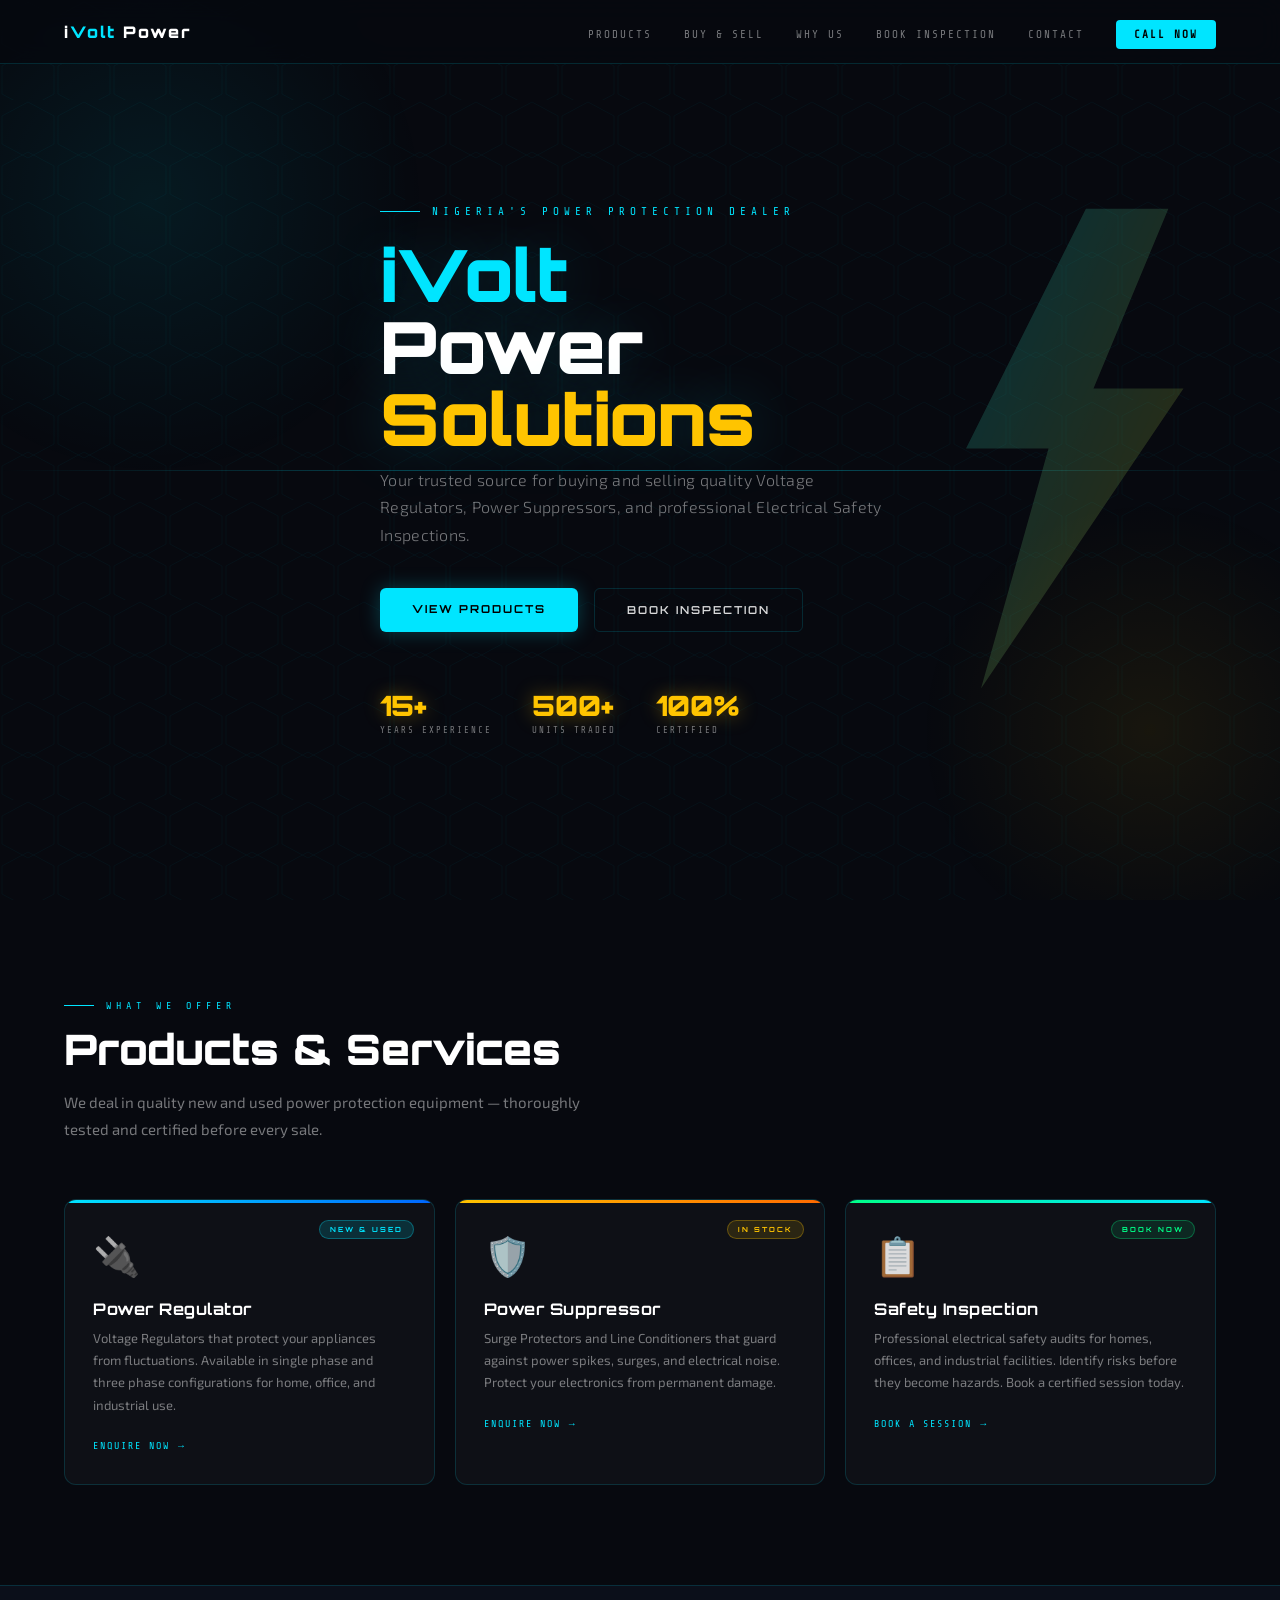
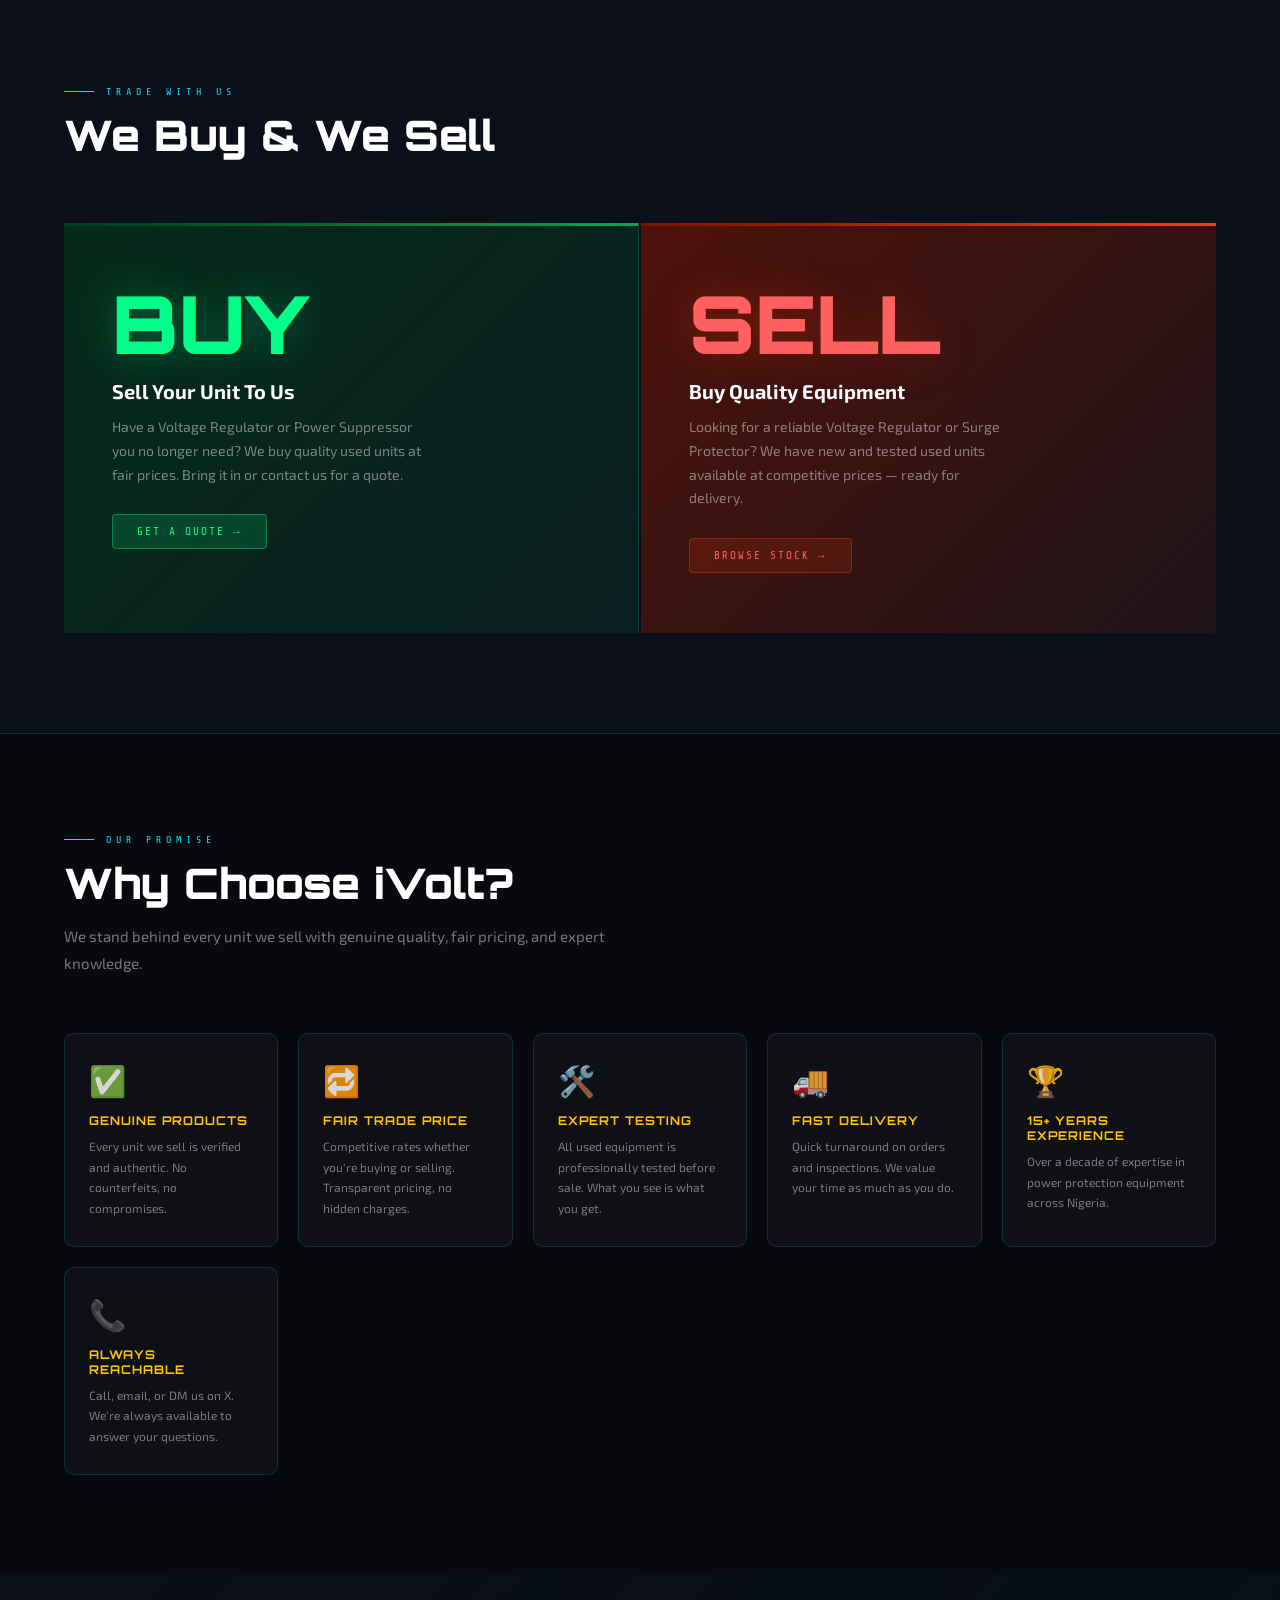
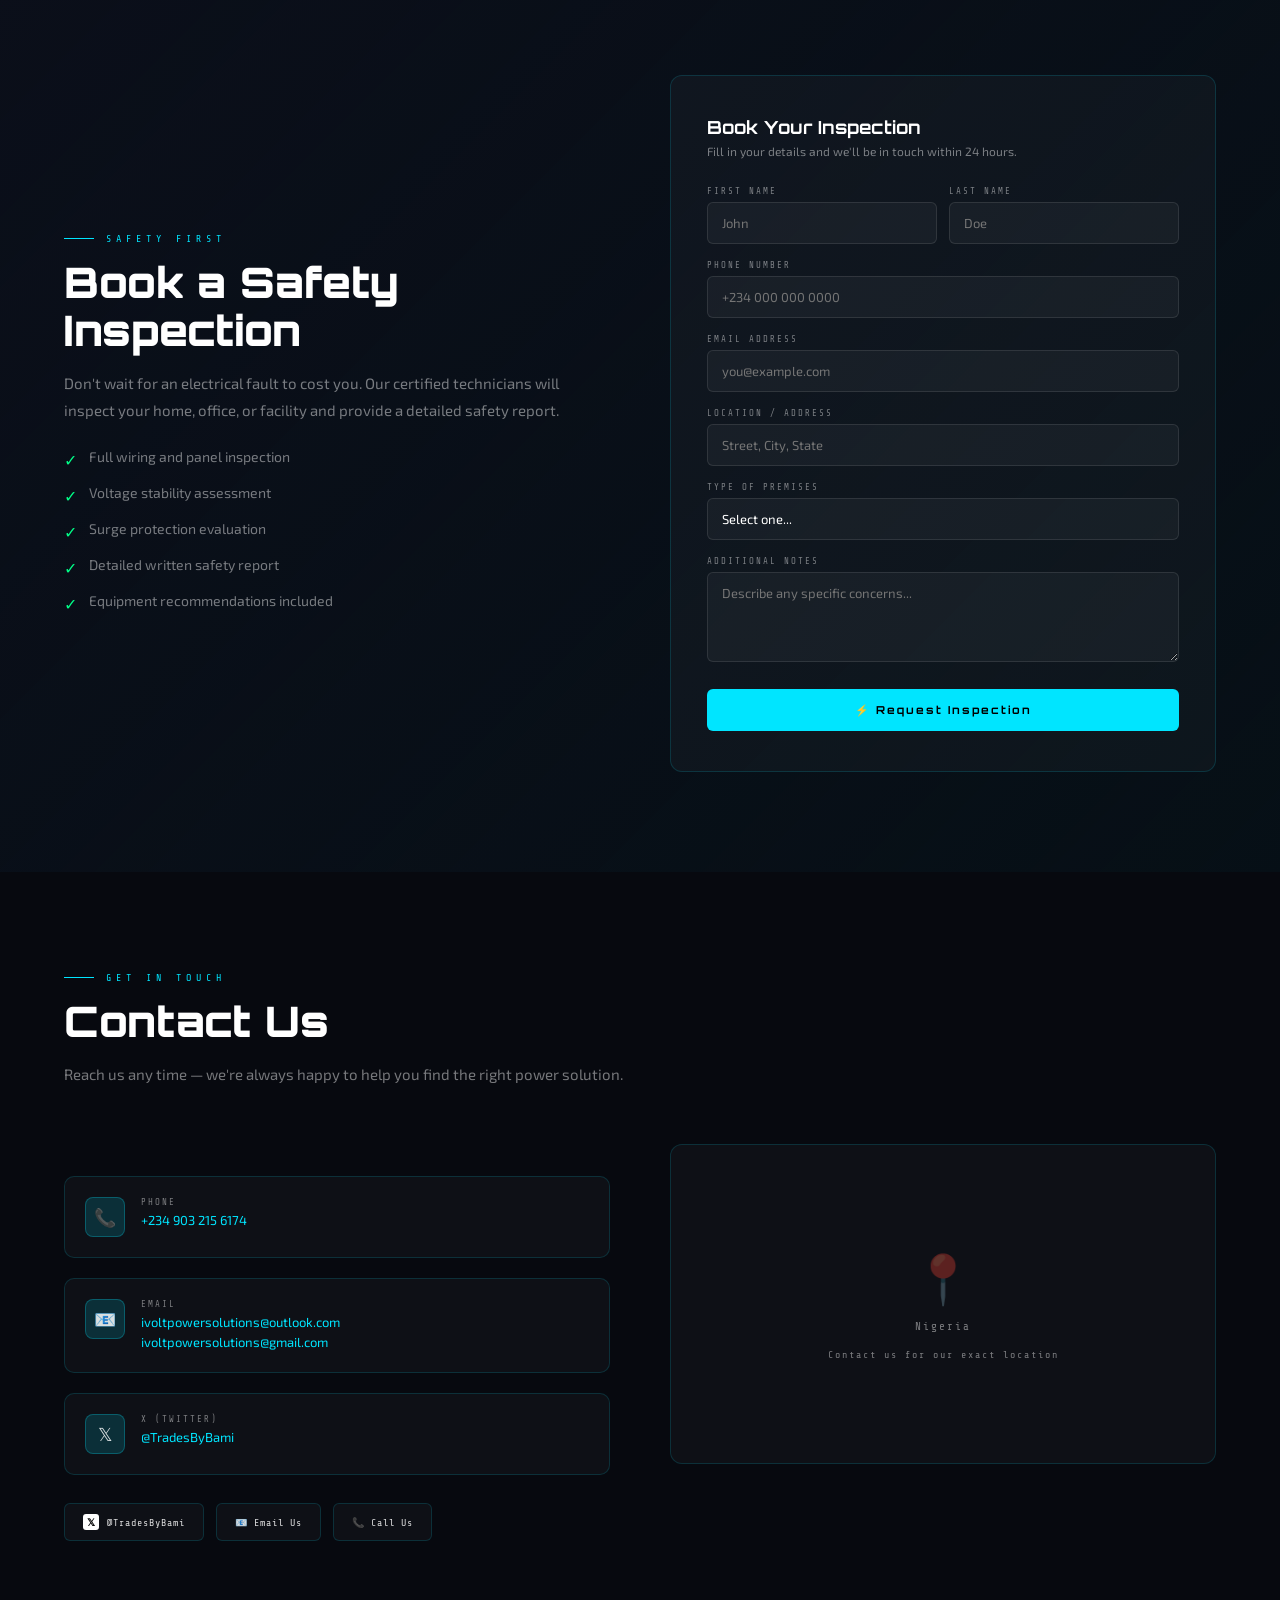
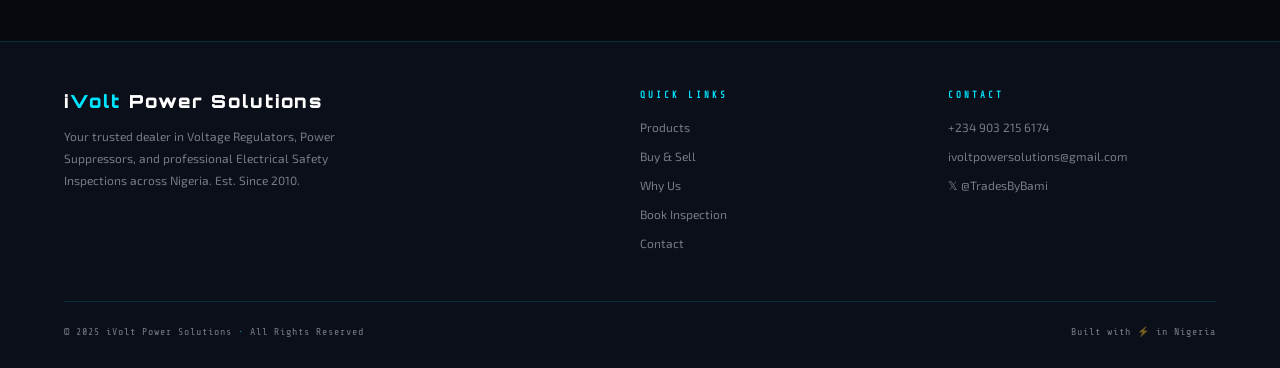
<file: iindex.html>
<!DOCTYPE html>
<html lang="en">
<head>
<meta charset="UTF-8">
<meta name="viewport" content="width=device-width, initial-scale=1.0">
<meta name="description" content="iVolt Power Solutions — Your trusted dealer in Voltage Regulators, Power Suppressors, and Electrical Safety Inspections in Nigeria.">
<title>iVolt Power Solutions | Buy & Sell Power Equipment</title>
<link href="https://fonts.googleapis.com/css2?family=Exo+2:ital,wght@0,300;0,400;0,600;0,700;0,800;0,900;1,300&family=Orbitron:wght@400;600;700;900&family=Share+Tech+Mono&display=swap" rel="stylesheet">
<style>
:root {
  --cyan: #00e5ff;
  --cyan-dim: rgba(0,229,255,0.15);
  --gold: #ffc400;
  --gold-dim: rgba(255,196,0,0.12);
  --green: #00ff88;
  --red: #ff3c00;
  --orange: #ff6a00;
  --bg: #07090f;
  --bg2: #0b0f1a;
  --card: rgba(255,255,255,0.03);
  --border: rgba(0,229,255,0.15);
  --text: rgba(255,255,255,0.85);
  --muted: rgba(255,255,255,0.45);
}

* { margin: 0; padding: 0; box-sizing: border-box; }

html { scroll-behavior: smooth; }

body {
  background: var(--bg);
  color: var(--text);
  font-family: 'Exo 2', sans-serif;
  overflow-x: hidden;
  cursor: default;
}

/* ── SCROLLBAR ── */
::-webkit-scrollbar { width: 4px; }
::-webkit-scrollbar-track { background: var(--bg); }
::-webkit-scrollbar-thumb { background: var(--cyan); border-radius: 2px; }

/* ── GLOBAL HEX BG ── */
body::before {
  content: '';
  position: fixed; inset: 0; z-index: 0; pointer-events: none;
  opacity: 0.04;
  background-image: url("data:image/svg+xml,%3Csvg xmlns='http://www.w3.org/2000/svg' width='56' height='100'%3E%3Cpolygon points='28,2 54,16 54,44 28,58 2,44 2,16' fill='none' stroke='%2300e5ff' stroke-width='1'/%3E%3Cpolygon points='28,52 54,66 54,94 28,108 2,94 2,66' fill='none' stroke='%2300e5ff' stroke-width='1'/%3E%3C/svg%3E");
  background-size: 56px 100px;
}

/* ── NAV ── */
nav {
  position: fixed; top: 0; left: 0; right: 0; z-index: 100;
  padding: 0 5%;
  height: 64px;
  display: flex; align-items: center; justify-content: space-between;
  background: rgba(7,9,15,0.85);
  backdrop-filter: blur(12px);
  border-bottom: 1px solid var(--border);
}

.nav-logo {
  font-family: 'Orbitron', monospace;
  font-size: 16px; font-weight: 900;
  color: #fff;
  letter-spacing: 2px;
  text-decoration: none;
}
.nav-logo span { color: var(--cyan); }

.nav-links { display: flex; gap: 32px; list-style: none; }
.nav-links a {
  font-family: 'Share Tech Mono', monospace;
  font-size: 11px; letter-spacing: 2px; text-transform: uppercase;
  color: var(--muted); text-decoration: none;
  transition: color .25s;
}
.nav-links a:hover { color: var(--cyan); }

.nav-cta {
  background: var(--cyan); color: #000 !important;
  padding: 8px 18px; border-radius: 4px;
  font-weight: 700 !important;
  transition: background .25s, transform .2s !important;
}
.nav-cta:hover { background: #fff !important; transform: translateY(-1px); }

.hamburger { display: none; flex-direction: column; gap: 5px; cursor: pointer; }
.hamburger span { display: block; width: 24px; height: 2px; background: var(--cyan); border-radius: 2px; transition: .3s; }

/* ── HERO ── */
.hero {
  min-height: 100vh;
  display: flex; align-items: center; justify-content: center;
  padding: 120px 5% 80px;
  position: relative; overflow: hidden;
}

.hero-bg-glow {
  position: absolute; border-radius: 50%; pointer-events: none;
}
.hero-glow1 { width: 600px; height: 600px; top: -100px; left: -150px; background: radial-gradient(circle, rgba(0,229,255,0.08) 0%, transparent 65%); }
.hero-glow2 { width: 500px; height: 500px; bottom: -80px; right: -120px; background: radial-gradient(circle, rgba(255,196,0,0.07) 0%, transparent 65%); }

.hero-content {
  max-width: 680px;
  position: relative; z-index: 2;
  animation: fadeUp .8s ease both;
}

@keyframes fadeUp { from { opacity:0; transform: translateY(30px); } to { opacity:1; transform: translateY(0); } }

.hero-eyebrow {
  font-family: 'Share Tech Mono', monospace;
  font-size: 11px; letter-spacing: 5px; color: var(--cyan);
  text-transform: uppercase; margin-bottom: 20px;
  display: flex; align-items: center; gap: 12px;
}
.hero-eyebrow::before {
  content: ''; display: block; width: 40px; height: 1px; background: var(--cyan);
}

.hero h1 {
  font-family: 'Orbitron', monospace;
  font-size: clamp(36px, 6vw, 72px);
  font-weight: 900; line-height: 1.0;
  color: #fff;
  text-shadow: 0 0 60px rgba(0,229,255,0.2);
  margin-bottom: 12px;
}
.hero h1 .accent { color: var(--cyan); }
.hero h1 .accent2 { color: var(--gold); }

.hero-sub {
  font-size: 16px; font-weight: 300; color: var(--muted);
  line-height: 1.7; margin-bottom: 40px; max-width: 520px;
  letter-spacing: 0.3px;
}

.hero-btns { display: flex; gap: 16px; flex-wrap: wrap; }

.btn-primary {
  background: var(--cyan); color: #000;
  padding: 14px 32px; border-radius: 6px;
  font-family: 'Orbitron', monospace;
  font-size: 11px; font-weight: 700; letter-spacing: 2px;
  text-decoration: none; text-transform: uppercase;
  transition: transform .2s, box-shadow .2s;
  box-shadow: 0 0 20px rgba(0,229,255,0.25);
}
.btn-primary:hover { transform: translateY(-2px); box-shadow: 0 0 35px rgba(0,229,255,0.45); }

.btn-secondary {
  border: 1px solid var(--border); color: var(--text);
  padding: 14px 32px; border-radius: 6px;
  font-family: 'Orbitron', monospace;
  font-size: 11px; font-weight: 600; letter-spacing: 2px;
  text-decoration: none; text-transform: uppercase;
  transition: border-color .2s, color .2s;
}
.btn-secondary:hover { border-color: var(--cyan); color: var(--cyan); }

/* Hero device float */
.hero-device {
  position: absolute; right: 5%; top: 50%; transform: translateY(-50%);
  z-index: 1; opacity: 0.18;
  animation: float 6s ease-in-out infinite;
}
@keyframes float { 0%,100%{transform:translateY(-50%) translateX(0)} 50%{transform:translateY(-52%) translateX(-8px)} }

/* Hero stats */
.hero-stats {
  display: flex; gap: 40px; margin-top: 56px; flex-wrap: wrap;
}
.stat-item {}
.stat-val {
  font-family: 'Orbitron', monospace;
  font-size: 28px; font-weight: 900; color: var(--gold);
  text-shadow: 0 0 20px rgba(255,196,0,0.4);
}
.stat-lbl {
  font-family: 'Share Tech Mono', monospace;
  font-size: 9px; letter-spacing: 2px; color: var(--muted);
  text-transform: uppercase; margin-top: 2px;
}

/* ── SECTION SHARED ── */
section { padding: 100px 5%; position: relative; z-index: 2; }
.section-tag {
  font-family: 'Share Tech Mono', monospace;
  font-size: 10px; letter-spacing: 5px; color: var(--cyan);
  text-transform: uppercase; margin-bottom: 14px;
  display: flex; align-items: center; gap: 12px;
}
.section-tag::before { content:''; display:block; width:30px; height:1px; background:var(--cyan); }
.section-title {
  font-family: 'Orbitron', monospace;
  font-size: clamp(26px, 4vw, 42px); font-weight: 900;
  color: #fff; line-height: 1.15; margin-bottom: 16px;
}
.section-desc {
  font-size: 15px; color: var(--muted); line-height: 1.8;
  max-width: 560px; margin-bottom: 56px;
}

/* ── PRODUCTS ── */
.products-grid {
  display: grid;
  grid-template-columns: repeat(auto-fit, minmax(280px, 1fr));
  gap: 20px;
}

.prod-card {
  background: var(--card);
  border: 1px solid var(--border);
  border-radius: 12px;
  padding: 32px 28px;
  position: relative; overflow: hidden;
  transition: transform .3s, border-color .3s, box-shadow .3s;
}
.prod-card:hover {
  transform: translateY(-6px);
  border-color: var(--cyan);
  box-shadow: 0 16px 40px rgba(0,229,255,0.1);
}

.prod-card::before {
  content: ''; position: absolute; top: 0; left: 0; right: 0; height: 3px;
}
.prod-card.c1::before { background: linear-gradient(90deg, var(--cyan), #0066ff); }
.prod-card.c2::before { background: linear-gradient(90deg, var(--gold), var(--orange)); }
.prod-card.c3::before { background: linear-gradient(90deg, var(--green), var(--cyan)); }

.prod-card-icon {
  font-size: 38px; margin-bottom: 20px; display: block;
}
.prod-card-badge {
  position: absolute; top: 20px; right: 20px;
  font-family: 'Orbitron', monospace;
  font-size: 7px; font-weight: 700; letter-spacing: 2px;
  padding: 4px 10px; border-radius: 20px;
}
.prod-card.c1 .prod-card-badge { background: var(--cyan-dim); color: var(--cyan); border: 1px solid rgba(0,229,255,0.3); }
.prod-card.c2 .prod-card-badge { background: var(--gold-dim); color: var(--gold); border: 1px solid rgba(255,196,0,0.3); }
.prod-card.c3 .prod-card-badge { background: rgba(0,255,136,0.1); color: var(--green); border: 1px solid rgba(0,255,136,0.3); }

.prod-card h3 {
  font-family: 'Orbitron', monospace;
  font-size: 16px; font-weight: 700; color: #fff;
  margin-bottom: 8px; letter-spacing: 0.5px;
}
.prod-card p {
  font-size: 13px; color: var(--muted); line-height: 1.7;
  margin-bottom: 24px;
}
.prod-card-link {
  font-family: 'Share Tech Mono', monospace;
  font-size: 10px; letter-spacing: 2px; color: var(--cyan);
  text-decoration: none; text-transform: uppercase;
  display: flex; align-items: center; gap: 8px;
  transition: gap .2s;
}
.prod-card-link:hover { gap: 14px; }
.prod-card-link::after { content: '→'; }

/* ── BUY & SELL SECTION ── */
.trade-section {
  background: var(--bg2);
  border-top: 1px solid var(--border);
  border-bottom: 1px solid var(--border);
}

.trade-grid {
  display: grid; grid-template-columns: 1fr 1fr; gap: 2px;
}

.trade-panel {
  padding: 60px 48px;
  position: relative; overflow: hidden;
}
.trade-panel.buy { background: linear-gradient(135deg, rgba(0,61,26,0.6), rgba(0,168,84,0.1)); border-right: 1px solid var(--border); }
.trade-panel.sell { background: linear-gradient(135deg, rgba(122,21,0,0.6), rgba(255,60,0,0.08)); }

.trade-panel::before {
  content: '';
  position: absolute; top: 0; left: 0; right: 0; height: 3px;
}
.trade-panel.buy::before { background: linear-gradient(90deg, #003d1a, #00a854); }
.trade-panel.sell::before { background: linear-gradient(90deg, #7a1500, #ff3c00); }

.trade-big {
  font-family: 'Orbitron', monospace;
  font-size: clamp(48px, 7vw, 80px); font-weight: 900;
  line-height: 1; margin-bottom: 16px;
}
.trade-panel.buy .trade-big { color: #00ff88; text-shadow: 0 0 40px rgba(0,255,136,0.3); }
.trade-panel.sell .trade-big { color: #ff6060; text-shadow: 0 0 40px rgba(255,60,0,0.3); }

.trade-panel h3 {
  font-family: 'Exo 2', sans-serif;
  font-size: 20px; font-weight: 700; color: #fff; margin-bottom: 12px;
}
.trade-panel p { font-size: 14px; color: var(--muted); line-height: 1.7; margin-bottom: 28px; max-width: 320px; }
.trade-panel a {
  font-family: 'Share Tech Mono', monospace;
  font-size: 11px; letter-spacing: 2px; text-transform: uppercase;
  text-decoration: none; padding: 10px 24px; border-radius: 4px;
  display: inline-block;
  transition: transform .2s, box-shadow .2s;
}
.trade-panel.buy a { background: rgba(0,255,136,0.15); color: var(--green); border: 1px solid rgba(0,255,136,0.35); }
.trade-panel.buy a:hover { background: rgba(0,255,136,0.25); transform: translateY(-2px); }
.trade-panel.sell a { background: rgba(255,60,0,0.15); color: #ff6060; border: 1px solid rgba(255,60,0,0.35); }
.trade-panel.sell a:hover { background: rgba(255,60,0,0.25); transform: translateY(-2px); }

/* ── WHY US ── */
.why-grid {
  display: grid;
  grid-template-columns: repeat(auto-fit, minmax(200px, 1fr));
  gap: 20px;
}

.why-card {
  background: var(--card);
  border: 1px solid var(--border);
  border-radius: 10px;
  padding: 28px 24px;
  transition: border-color .3s, transform .3s;
}
.why-card:hover { border-color: var(--gold); transform: translateY(-4px); }
.why-icon { font-size: 30px; margin-bottom: 14px; }
.why-card h4 {
  font-family: 'Orbitron', monospace;
  font-size: 12px; font-weight: 700; color: var(--gold);
  letter-spacing: 1px; margin-bottom: 8px; text-transform: uppercase;
}
.why-card p { font-size: 12px; color: var(--muted); line-height: 1.7; }

/* ── INSPECTION BOOKING ── */
.inspection-section {
  background: linear-gradient(135deg, var(--bg2) 0%, rgba(0,229,255,0.03) 100%);
}

.inspection-inner {
  display: grid; grid-template-columns: 1fr 1fr; gap: 60px; align-items: center;
}

.inspection-form {
  background: var(--card);
  border: 1px solid var(--border);
  border-radius: 12px;
  padding: 40px 36px;
}
.inspection-form h3 {
  font-family: 'Orbitron', monospace;
  font-size: 18px; font-weight: 700; color: #fff;
  margin-bottom: 6px;
}
.inspection-form p { font-size: 12px; color: var(--muted); margin-bottom: 28px; }

.form-group { margin-bottom: 16px; }
.form-group label {
  display: block;
  font-family: 'Share Tech Mono', monospace;
  font-size: 9px; letter-spacing: 2px; color: var(--muted);
  text-transform: uppercase; margin-bottom: 6px;
}
.form-group input,
.form-group select,
.form-group textarea {
  width: 100%;
  background: rgba(255,255,255,0.04);
  border: 1px solid rgba(255,255,255,0.1);
  border-radius: 6px;
  padding: 12px 14px;
  color: #fff;
  font-family: 'Exo 2', sans-serif;
  font-size: 13px;
  outline: none;
  transition: border-color .25s;
  appearance: none;
}
.form-group input:focus,
.form-group select:focus,
.form-group textarea:focus { border-color: var(--cyan); }
.form-group textarea { resize: vertical; min-height: 90px; }
.form-group select option { background: #0d1420; }

.form-row { display: grid; grid-template-columns: 1fr 1fr; gap: 12px; }

.submit-btn {
  width: 100%;
  background: var(--cyan); color: #000;
  border: none; border-radius: 6px;
  padding: 14px;
  font-family: 'Orbitron', monospace;
  font-size: 11px; font-weight: 700; letter-spacing: 2px;
  cursor: pointer; margin-top: 8px;
  transition: transform .2s, box-shadow .2s;
}
.submit-btn:hover { transform: translateY(-2px); box-shadow: 0 8px 24px rgba(0,229,255,0.3); }

/* ── CONTACT ── */
.contact-section {}
.contact-grid { display: grid; grid-template-columns: 1fr 1fr; gap: 60px; align-items: start; }

.contact-info {}
.contact-items { display: flex; flex-direction: column; gap: 20px; margin-top: 32px; }
.contact-item {
  display: flex; align-items: flex-start; gap: 16px;
  padding: 20px;
  background: var(--card); border: 1px solid var(--border); border-radius: 10px;
}
.contact-item-icon {
  width: 40px; height: 40px; border-radius: 8px;
  background: var(--cyan-dim); border: 1px solid rgba(0,229,255,0.25);
  display: flex; align-items: center; justify-content: center;
  font-size: 18px; flex-shrink: 0;
}
.contact-item-label {
  font-family: 'Share Tech Mono', monospace;
  font-size: 9px; letter-spacing: 2px; color: var(--muted);
  text-transform: uppercase; margin-bottom: 4px;
}
.contact-item-val {
  font-size: 13px; color: #fff; line-height: 1.5;
}
.contact-item-val a { color: var(--cyan); text-decoration: none; }
.contact-item-val a:hover { text-decoration: underline; }

/* Map placeholder */
.map-placeholder {
  background: var(--card);
  border: 1px solid var(--border);
  border-radius: 12px;
  height: 320px;
  display: flex; flex-direction: column; align-items: center; justify-content: center;
  gap: 12px;
}
.map-placeholder .map-icon { font-size: 48px; opacity: .4; }
.map-placeholder p { font-family: 'Share Tech Mono', monospace; font-size: 11px; color: var(--muted); letter-spacing: 2px; }

/* Social row */
.social-row { display: flex; gap: 12px; margin-top: 24px; flex-wrap: wrap; }
.social-btn {
  display: flex; align-items: center; gap: 8px;
  padding: 10px 18px; border-radius: 6px;
  background: var(--card); border: 1px solid var(--border);
  color: var(--text); text-decoration: none;
  font-family: 'Share Tech Mono', monospace;
  font-size: 10px; letter-spacing: 1px;
  transition: border-color .25s, color .25s;
}
.social-btn:hover { border-color: var(--cyan); color: var(--cyan); }
.social-btn .x-logo {
  width: 16px; height: 16px; background: #fff; border-radius: 3px;
  display: flex; align-items: center; justify-content: center;
  font-size: 10px; color: #000; font-weight: 900;
}

/* ── FOOTER ── */
footer {
  background: var(--bg2);
  border-top: 1px solid var(--border);
  padding: 48px 5% 32px;
}

.footer-inner {
  display: grid; grid-template-columns: 2fr 1fr 1fr; gap: 40px;
  margin-bottom: 40px;
}

.footer-brand .logo {
  font-family: 'Orbitron', monospace;
  font-size: 18px; font-weight: 900; color: #fff; letter-spacing: 2px;
  text-decoration: none; display: block; margin-bottom: 14px;
}
.footer-brand .logo span { color: var(--cyan); }
.footer-brand p { font-size: 12px; color: var(--muted); line-height: 1.8; max-width: 280px; }

.footer-col h5 {
  font-family: 'Share Tech Mono', monospace;
  font-size: 9px; letter-spacing: 3px; color: var(--cyan);
  text-transform: uppercase; margin-bottom: 16px;
}
.footer-col ul { list-style: none; }
.footer-col li { margin-bottom: 10px; }
.footer-col a {
  font-size: 12px; color: var(--muted); text-decoration: none;
  transition: color .2s;
}
.footer-col a:hover { color: #fff; }

.footer-bottom {
  border-top: 1px solid var(--border);
  padding-top: 24px;
  display: flex; justify-content: space-between; align-items: center;
  flex-wrap: wrap; gap: 12px;
}
.footer-bottom p {
  font-family: 'Share Tech Mono', monospace;
  font-size: 10px; color: var(--muted); letter-spacing: 1px;
}
.footer-bottom .dot { color: var(--cyan); margin: 0 6px; }

/* ── SCAN LINE HERO EFFECT ── */
.scanline-hero {
  position: absolute; left: 0; right: 0; height: 1px;
  background: linear-gradient(90deg, transparent, rgba(0,229,255,0.4), transparent);
  animation: scanHero 8s linear infinite; pointer-events: none; z-index: 1;
}
@keyframes scanHero { from{top:64px;opacity:1} to{top:100vh;opacity:0} }

/* ── MOBILE NAV ── */
.mobile-menu {
  display: none; position: fixed; inset: 0; z-index: 99;
  background: rgba(7,9,15,0.98); padding: 100px 40px 40px;
  flex-direction: column; gap: 28px;
}
.mobile-menu.open { display: flex; }
.mobile-menu a {
  font-family: 'Orbitron', monospace;
  font-size: 18px; font-weight: 700; color: #fff;
  text-decoration: none; letter-spacing: 2px;
  border-bottom: 1px solid var(--border); padding-bottom: 20px;
}
.mobile-menu a:hover { color: var(--cyan); }

/* ── RESPONSIVE ── */
@media (max-width: 900px) {
  .inspection-inner { grid-template-columns: 1fr; }
  .contact-grid { grid-template-columns: 1fr; }
  .footer-inner { grid-template-columns: 1fr 1fr; }
  .trade-grid { grid-template-columns: 1fr; }
  .trade-panel.buy { border-right: none; border-bottom: 1px solid var(--border); }
  .hero-device { display: none; }
}

@media (max-width: 640px) {
  .nav-links { display: none; }
  .hamburger { display: flex; }
  .footer-inner { grid-template-columns: 1fr; }
  .hero-stats { gap: 24px; }
  section { padding: 70px 5%; }
  .form-row { grid-template-columns: 1fr; }
  .trade-panel { padding: 40px 24px; }
}

/* ── SCROLL FADE IN ── */
.reveal {
  opacity: 0; transform: translateY(24px);
  transition: opacity .7s ease, transform .7s ease;
}
.reveal.visible { opacity: 1; transform: translateY(0); }
</style>
</head>
<body>

<!-- NAV -->
<nav>
  <a href="#" class="nav-logo">i<span>Volt</span> Power</a>
  <ul class="nav-links">
    <li><a href="#products">Products</a></li>
    <li><a href="#trade">Buy &amp; Sell</a></li>
    <li><a href="#why">Why Us</a></li>
    <li><a href="#inspection">Book Inspection</a></li>
    <li><a href="#contact">Contact</a></li>
    <li><a href="tel:+2349032156174" class="nav-cta">Call Now</a></li>
  </ul>
  <div class="hamburger" id="ham" onclick="toggleMenu()">
    <span></span><span></span><span></span>
  </div>
</nav>

<!-- MOBILE MENU -->
<div class="mobile-menu" id="mobileMenu">
  <a href="#products" onclick="toggleMenu()">Products</a>
  <a href="#trade" onclick="toggleMenu()">Buy &amp; Sell</a>
  <a href="#why" onclick="toggleMenu()">Why Us</a>
  <a href="#inspection" onclick="toggleMenu()">Book Inspection</a>
  <a href="#contact" onclick="toggleMenu()">Contact</a>
  <a href="tel:+2349032156174">📞 +234 903 215 6174</a>
</div>

<!-- HERO -->
<section class="hero" id="home">
  <div class="scanline-hero"></div>
  <div class="hero-bg-glow hero-glow1"></div>
  <div class="hero-bg-glow hero-glow2"></div>

  <!-- BG bolt watermark -->
  <div class="hero-device">
    <svg viewBox="0 0 200 320" width="320" height="480" xmlns="http://www.w3.org/2000/svg">
      <defs>
        <linearGradient id="hg" x1="0" y1="0" x2="1" y2="1">
          <stop offset="0%" stop-color="#00e5ff"/>
          <stop offset="100%" stop-color="#ffc400"/>
        </linearGradient>
      </defs>
      <polygon points="120,0 40,160 95,160 50,320 185,120 125,120 175,0" fill="url(#hg)"/>
    </svg>
  </div>

  <div class="hero-content">
    <div class="hero-eyebrow">Nigeria's Power Protection Dealer</div>
    <h1>
      <span class="accent">iVolt</span><br>
      Power<br>
      <span class="accent2">Solutions</span>
    </h1>
    <p class="hero-sub">
      Your trusted source for buying and selling quality Voltage Regulators, Power Suppressors, and professional Electrical Safety Inspections.
    </p>
    <div class="hero-btns">
      <a href="#products" class="btn-primary">View Products</a>
      <a href="#inspection" class="btn-secondary">Book Inspection</a>
    </div>
    <div class="hero-stats">
      <div class="stat-item">
        <div class="stat-val">15+</div>
        <div class="stat-lbl">Years Experience</div>
      </div>
      <div class="stat-item">
        <div class="stat-val">500+</div>
        <div class="stat-lbl">Units Traded</div>
      </div>
      <div class="stat-item">
        <div class="stat-val">100%</div>
        <div class="stat-lbl">Certified</div>
      </div>
    </div>
  </div>
</section>

<!-- PRODUCTS -->
<section id="products">
  <div class="reveal">
    <div class="section-tag">What We Offer</div>
    <h2 class="section-title">Products &amp; Services</h2>
    <p class="section-desc">We deal in quality new and used power protection equipment — thoroughly tested and certified before every sale.</p>
  </div>
  <div class="products-grid reveal">
    <div class="prod-card c1">
      <span class="prod-card-badge">NEW &amp; USED</span>
      <span class="prod-card-icon">🔌</span>
      <h3>Power Regulator</h3>
      <p>Voltage Regulators that protect your appliances from fluctuations. Available in single phase and three phase configurations for home, office, and industrial use.</p>
      <a href="#contact" class="prod-card-link">Enquire Now</a>
    </div>
    <div class="prod-card c2">
      <span class="prod-card-badge">IN STOCK</span>
      <span class="prod-card-icon">🛡️</span>
      <h3>Power Suppressor</h3>
      <p>Surge Protectors and Line Conditioners that guard against power spikes, surges, and electrical noise. Protect your electronics from permanent damage.</p>
      <a href="#contact" class="prod-card-link">Enquire Now</a>
    </div>
    <div class="prod-card c3">
      <span class="prod-card-badge">BOOK NOW</span>
      <span class="prod-card-icon">📋</span>
      <h3>Safety Inspection</h3>
      <p>Professional electrical safety audits for homes, offices, and industrial facilities. Identify risks before they become hazards. Book a certified session today.</p>
      <a href="#inspection" class="prod-card-link">Book a Session</a>
    </div>
  </div>
</section>

<!-- BUY & SELL -->
<section id="trade" class="trade-section">
  <div style="padding: 0 0 48px; max-width:100%">
    <div class="section-tag reveal">Trade With Us</div>
    <h2 class="section-title reveal">We Buy &amp; We Sell</h2>
  </div>
  <div class="trade-grid reveal">
    <div class="trade-panel buy">
      <div class="trade-big">BUY</div>
      <h3>Sell Your Unit To Us</h3>
      <p>Have a Voltage Regulator or Power Suppressor you no longer need? We buy quality used units at fair prices. Bring it in or contact us for a quote.</p>
      <a href="tel:+2349032156174">Get a Quote →</a>
    </div>
    <div class="trade-panel sell">
      <div class="trade-big">SELL</div>
      <h3>Buy Quality Equipment</h3>
      <p>Looking for a reliable Voltage Regulator or Surge Protector? We have new and tested used units available at competitive prices — ready for delivery.</p>
      <a href="#products">Browse Stock →</a>
    </div>
  </div>
</section>

<!-- WHY US -->
<section id="why">
  <div class="reveal">
    <div class="section-tag">Our Promise</div>
    <h2 class="section-title">Why Choose iVolt?</h2>
    <p class="section-desc">We stand behind every unit we sell with genuine quality, fair pricing, and expert knowledge.</p>
  </div>
  <div class="why-grid reveal">
    <div class="why-card">
      <div class="why-icon">✅</div>
      <h4>Genuine Products</h4>
      <p>Every unit we sell is verified and authentic. No counterfeits, no compromises.</p>
    </div>
    <div class="why-card">
      <div class="why-icon">🔁</div>
      <h4>Fair Trade Price</h4>
      <p>Competitive rates whether you're buying or selling. Transparent pricing, no hidden charges.</p>
    </div>
    <div class="why-card">
      <div class="why-icon">🛠️</div>
      <h4>Expert Testing</h4>
      <p>All used equipment is professionally tested before sale. What you see is what you get.</p>
    </div>
    <div class="why-card">
      <div class="why-icon">🚚</div>
      <h4>Fast Delivery</h4>
      <p>Quick turnaround on orders and inspections. We value your time as much as you do.</p>
    </div>
    <div class="why-card">
      <div class="why-icon">🏆</div>
      <h4>15+ Years Experience</h4>
      <p>Over a decade of expertise in power protection equipment across Nigeria.</p>
    </div>
    <div class="why-card">
      <div class="why-icon">📞</div>
      <h4>Always Reachable</h4>
      <p>Call, email, or DM us on X. We're always available to answer your questions.</p>
    </div>
  </div>
</section>

<!-- INSPECTION BOOKING -->
<section id="inspection" class="inspection-section">
  <div class="inspection-inner">
    <div class="reveal">
      <div class="section-tag">Safety First</div>
      <h2 class="section-title">Book a Safety Inspection</h2>
      <p style="font-size:15px;color:var(--muted);line-height:1.8;margin-bottom:24px;">
        Don't wait for an electrical fault to cost you. Our certified technicians will inspect your home, office, or facility and provide a detailed safety report.
      </p>
      <ul style="list-style:none;display:flex;flex-direction:column;gap:14px;">
        <li style="display:flex;gap:12px;align-items:flex-start;">
          <span style="color:var(--green);font-size:16px;margin-top:2px;">✓</span>
          <span style="font-size:14px;color:var(--muted);">Full wiring and panel inspection</span>
        </li>
        <li style="display:flex;gap:12px;align-items:flex-start;">
          <span style="color:var(--green);font-size:16px;margin-top:2px;">✓</span>
          <span style="font-size:14px;color:var(--muted);">Voltage stability assessment</span>
        </li>
        <li style="display:flex;gap:12px;align-items:flex-start;">
          <span style="color:var(--green);font-size:16px;margin-top:2px;">✓</span>
          <span style="font-size:14px;color:var(--muted);">Surge protection evaluation</span>
        </li>
        <li style="display:flex;gap:12px;align-items:flex-start;">
          <span style="color:var(--green);font-size:16px;margin-top:2px;">✓</span>
          <span style="font-size:14px;color:var(--muted);">Detailed written safety report</span>
        </li>
        <li style="display:flex;gap:12px;align-items:flex-start;">
          <span style="color:var(--green);font-size:16px;margin-top:2px;">✓</span>
          <span style="font-size:14px;color:var(--muted);">Equipment recommendations included</span>
        </li>
      </ul>
    </div>
    <div class="inspection-form reveal">
      <h3>Book Your Inspection</h3>
      <p>Fill in your details and we'll be in touch within 24 hours.</p>
      <div class="form-row">
        <div class="form-group">
          <label>First Name</label>
          <input type="text" placeholder="John">
        </div>
        <div class="form-group">
          <label>Last Name</label>
          <input type="text" placeholder="Doe">
        </div>
      </div>
      <div class="form-group">
        <label>Phone Number</label>
        <input type="tel" placeholder="+234 000 000 0000">
      </div>
      <div class="form-group">
        <label>Email Address</label>
        <input type="email" placeholder="you@example.com">
      </div>
      <div class="form-group">
        <label>Location / Address</label>
        <input type="text" placeholder="Street, City, State">
      </div>
      <div class="form-group">
        <label>Type of Premises</label>
        <select>
          <option value="">Select one...</option>
          <option>Residential / Home</option>
          <option>Office / Commercial</option>
          <option>Industrial / Factory</option>
          <option>Other</option>
        </select>
      </div>
      <div class="form-group">
        <label>Additional Notes</label>
        <textarea placeholder="Describe any specific concerns..."></textarea>
      </div>
      <button class="submit-btn" onclick="handleSubmit()">⚡ Request Inspection</button>
    </div>
  </div>
</section>

<!-- CONTACT -->
<section id="contact" class="contact-section">
  <div class="reveal">
    <div class="section-tag">Get In Touch</div>
    <h2 class="section-title">Contact Us</h2>
    <p class="section-desc">Reach us any time — we're always happy to help you find the right power solution.</p>
  </div>
  <div class="contact-grid reveal">
    <div class="contact-info">
      <div class="contact-items">
        <div class="contact-item">
          <div class="contact-item-icon">📞</div>
          <div>
            <div class="contact-item-label">Phone</div>
            <div class="contact-item-val"><a href="tel:+2349032156174">+234 903 215 6174</a></div>
          </div>
        </div>
        <div class="contact-item">
          <div class="contact-item-icon">📧</div>
          <div>
            <div class="contact-item-label">Email</div>
            <div class="contact-item-val">
              <a href="mailto:ivoltpowersolutions@outlook.com">ivoltpowersolutions@outlook.com</a><br>
              <a href="mailto:ivoltpowersolutions@gmail.com">ivoltpowersolutions@gmail.com</a>
            </div>
          </div>
        </div>
        <div class="contact-item">
          <div class="contact-item-icon">𝕏</div>
          <div>
            <div class="contact-item-label">X (Twitter)</div>
            <div class="contact-item-val"><a href="https://x.com/TradesByBami" target="_blank">@TradesByBami</a></div>
          </div>
        </div>
      </div>
      <div class="social-row" style="margin-top:28px;">
        <a href="https://x.com/TradesByBami" target="_blank" class="social-btn">
          <div class="x-logo">𝕏</div>
          @TradesByBami
        </a>
        <a href="mailto:ivoltpowersolutions@gmail.com" class="social-btn">📧 Email Us</a>
        <a href="tel:+2349032156174" class="social-btn">📞 Call Us</a>
      </div>
    </div>
    <div>
      <div class="map-placeholder reveal">
        <div class="map-icon">📍</div>
        <p>Nigeria</p>
        <p style="font-size:10px;margin-top:4px;">Contact us for our exact location</p>
      </div>
    </div>
  </div>
</section>

<!-- FOOTER -->
<footer>
  <div class="footer-inner">
    <div class="footer-brand">
      <a href="#" class="logo">i<span>Volt</span> Power Solutions</a>
      <p>Your trusted dealer in Voltage Regulators, Power Suppressors, and professional Electrical Safety Inspections across Nigeria. Est. Since 2010.</p>
    </div>
    <div class="footer-col">
      <h5>Quick Links</h5>
      <ul>
        <li><a href="#products">Products</a></li>
        <li><a href="#trade">Buy &amp; Sell</a></li>
        <li><a href="#why">Why Us</a></li>
        <li><a href="#inspection">Book Inspection</a></li>
        <li><a href="#contact">Contact</a></li>
      </ul>
    </div>
    <div class="footer-col">
      <h5>Contact</h5>
      <ul>
        <li><a href="tel:+2349032156174">+234 903 215 6174</a></li>
        <li><a href="mailto:ivoltpowersolutions@gmail.com">ivoltpowersolutions@gmail.com</a></li>
        <li><a href="https://x.com/TradesByBami" target="_blank">𝕏 @TradesByBami</a></li>
      </ul>
    </div>
  </div>
  <div class="footer-bottom">
    <p>© 2025 iVolt Power Solutions<span class="dot">·</span>All Rights Reserved</p>
    <p>Built with ⚡ in Nigeria</p>
  </div>
</footer>

<script>
// Mobile menu toggle
function toggleMenu() {
  document.getElementById('mobileMenu').classList.toggle('open');
}

// Scroll reveal
var reveals = document.querySelectorAll('.reveal');
var observer = new IntersectionObserver(function(entries) {
  entries.forEach(function(e) {
    if (e.isIntersecting) {
      e.target.classList.add('visible');
      observer.unobserve(e.target);
    }
  });
}, { threshold: 0.12 });
reveals.forEach(function(r) { observer.observe(r); });

// Stagger children
document.querySelectorAll('.products-grid, .why-grid').forEach(function(grid) {
  Array.from(grid.children).forEach(function(child, i) {
    child.style.transitionDelay = (i * 0.1) + 's';
    child.classList.add('reveal');
    observer.observe(child);
  });
});

// Form submit handler
function handleSubmit() {
  var btn = document.querySelector('.submit-btn');
  btn.textContent = '✅ Request Sent!';
  btn.style.background = '#00ff88';
  btn.style.cursor = 'default';
  setTimeout(function() {
    btn.textContent = '⚡ Request Inspection';
    btn.style.background = '';
    btn.style.cursor = '';
  }, 3000);
}

// Close mobile menu on outside click
document.addEventListener('click', function(e) {
  var menu = document.getElementById('mobileMenu');
  var ham = document.getElementById('ham');
  if (menu.classList.contains('open') && !menu.contains(e.target) && !ham.contains(e.target)) {
    menu.classList.remove('open');
  }
});
</script>
</body>
</html>
</file>
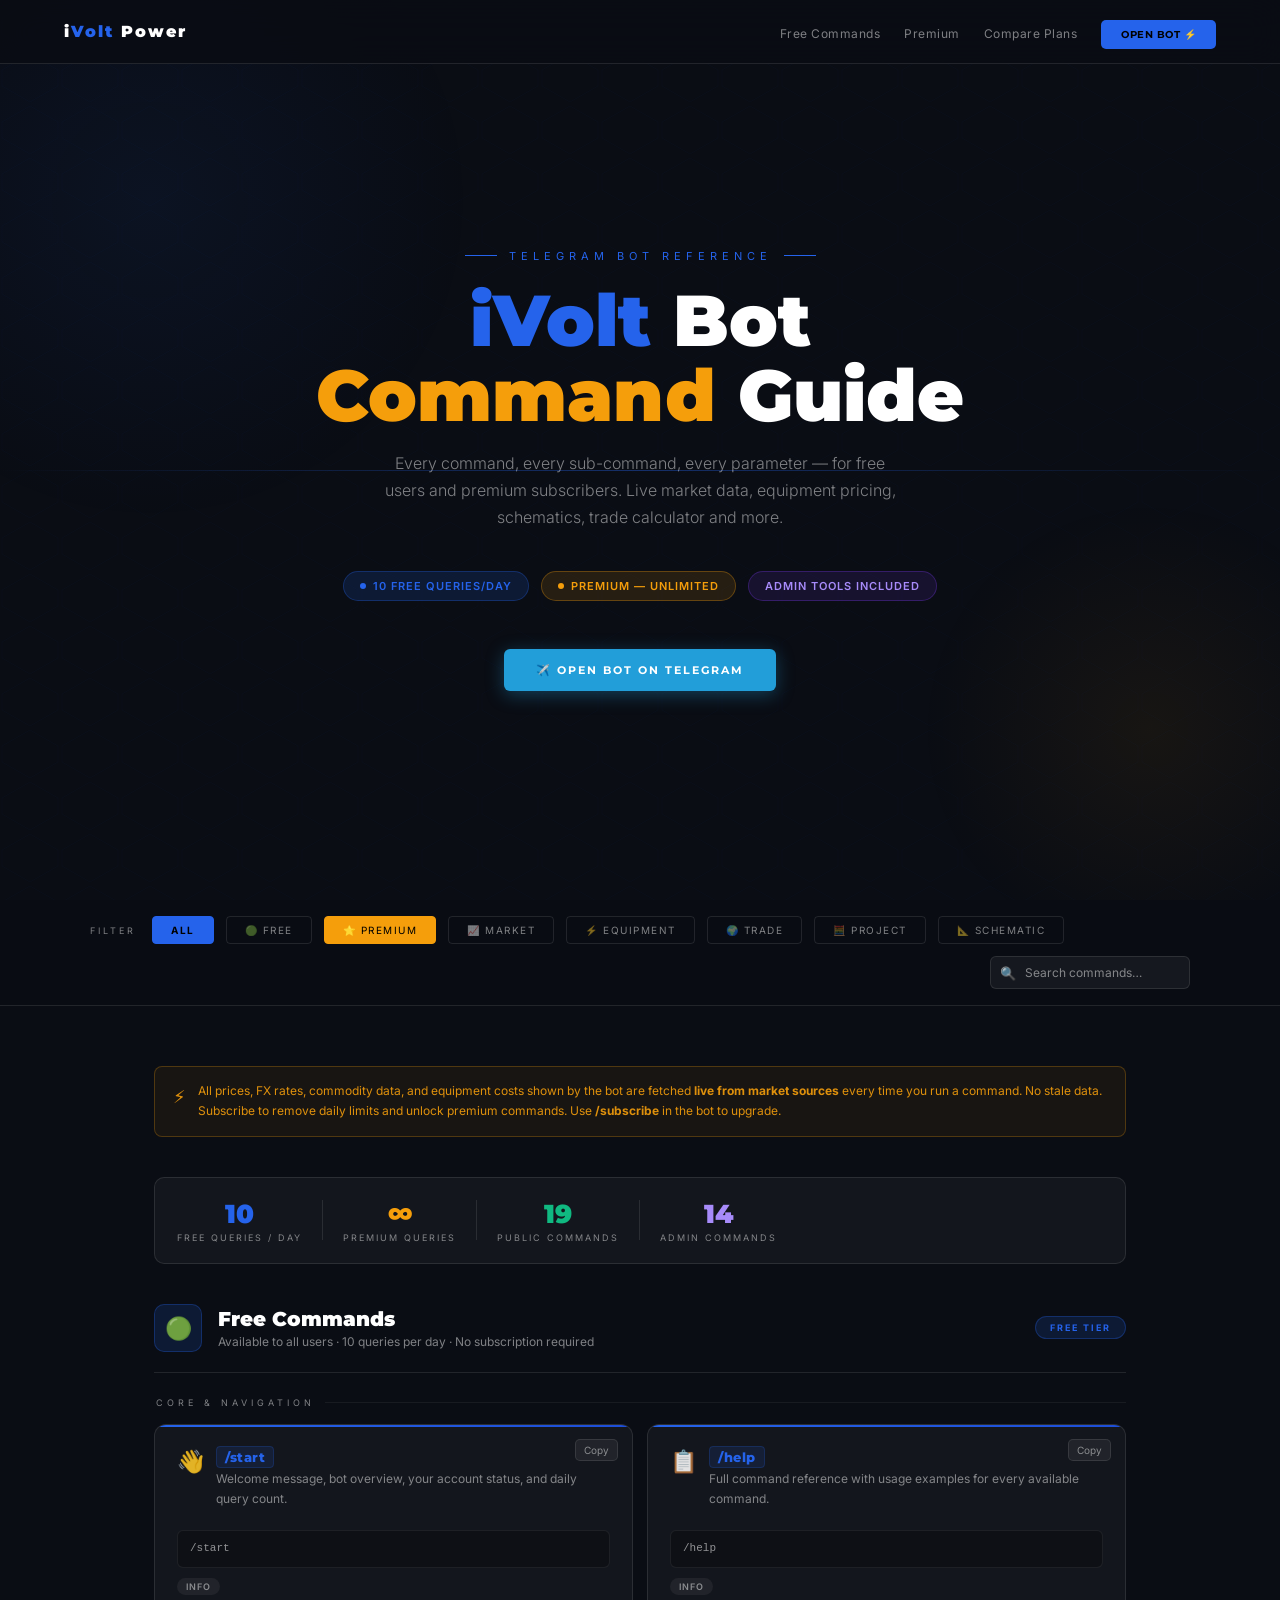
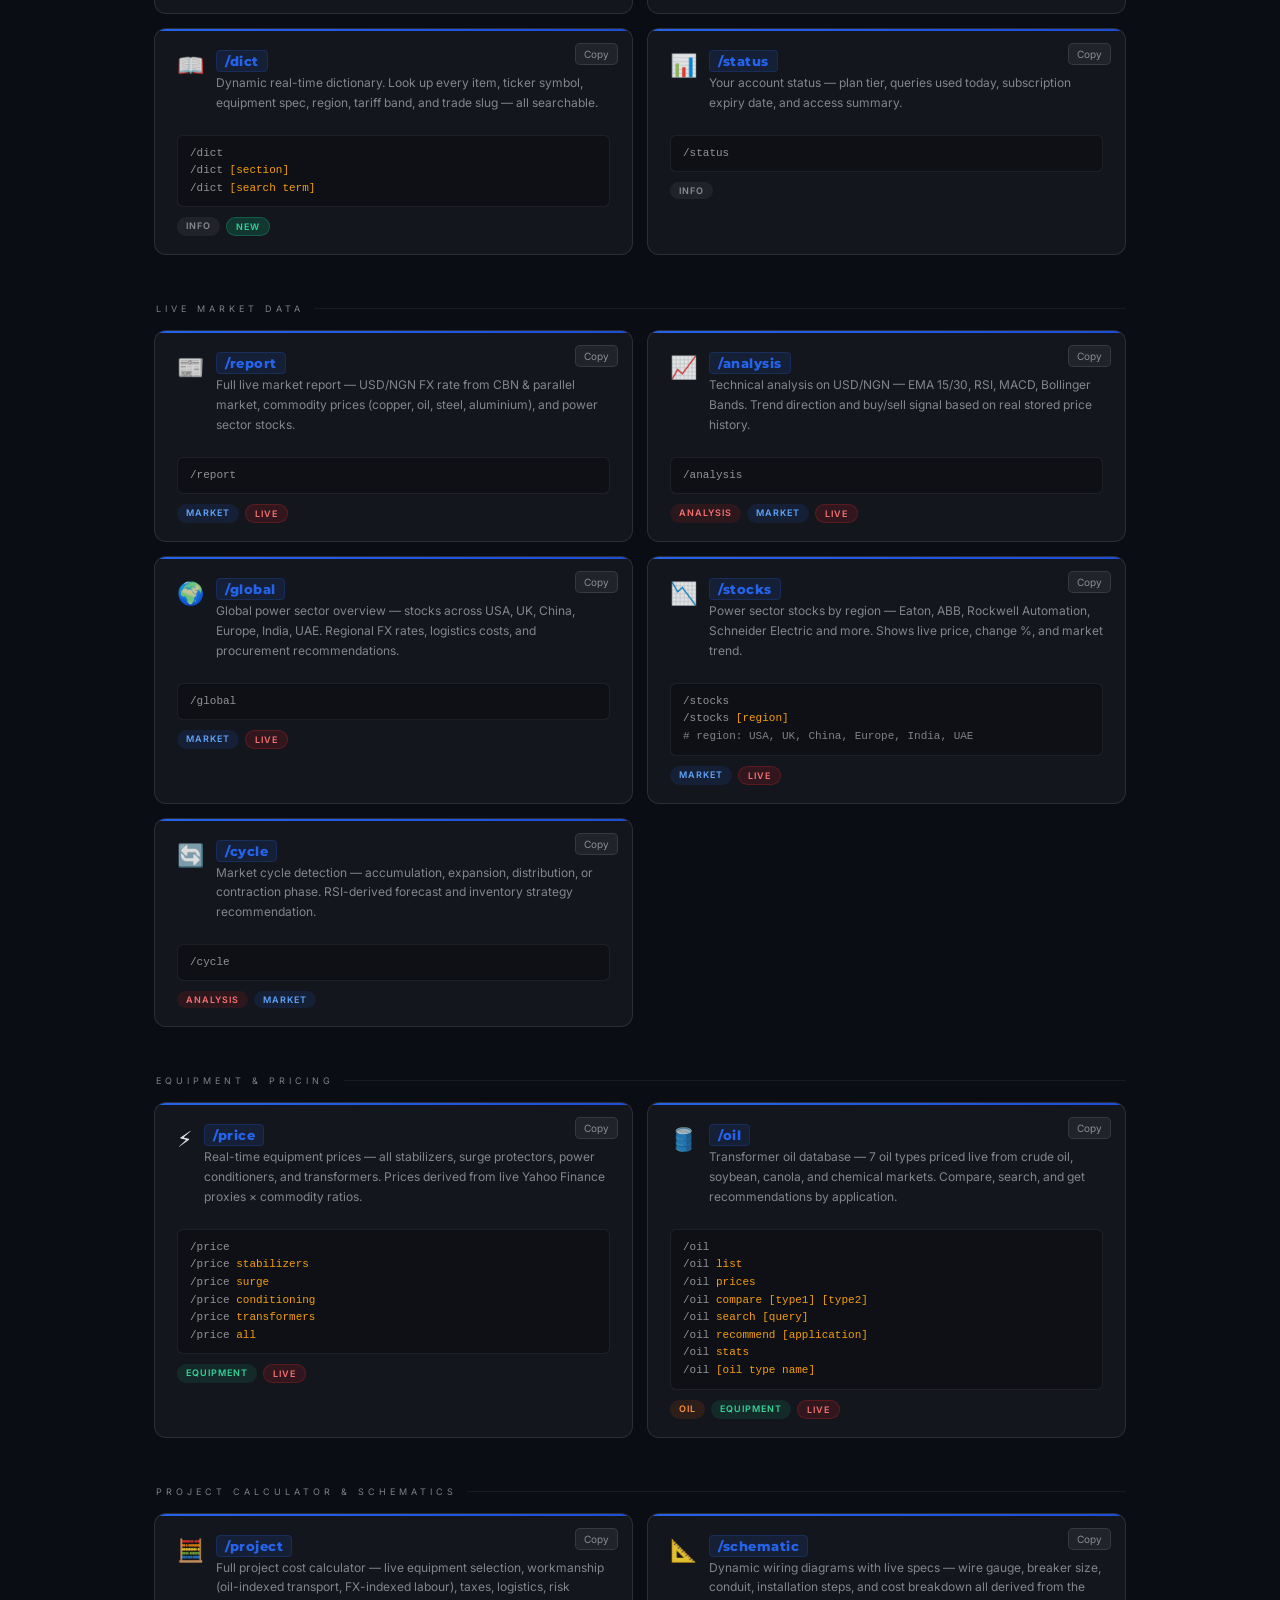
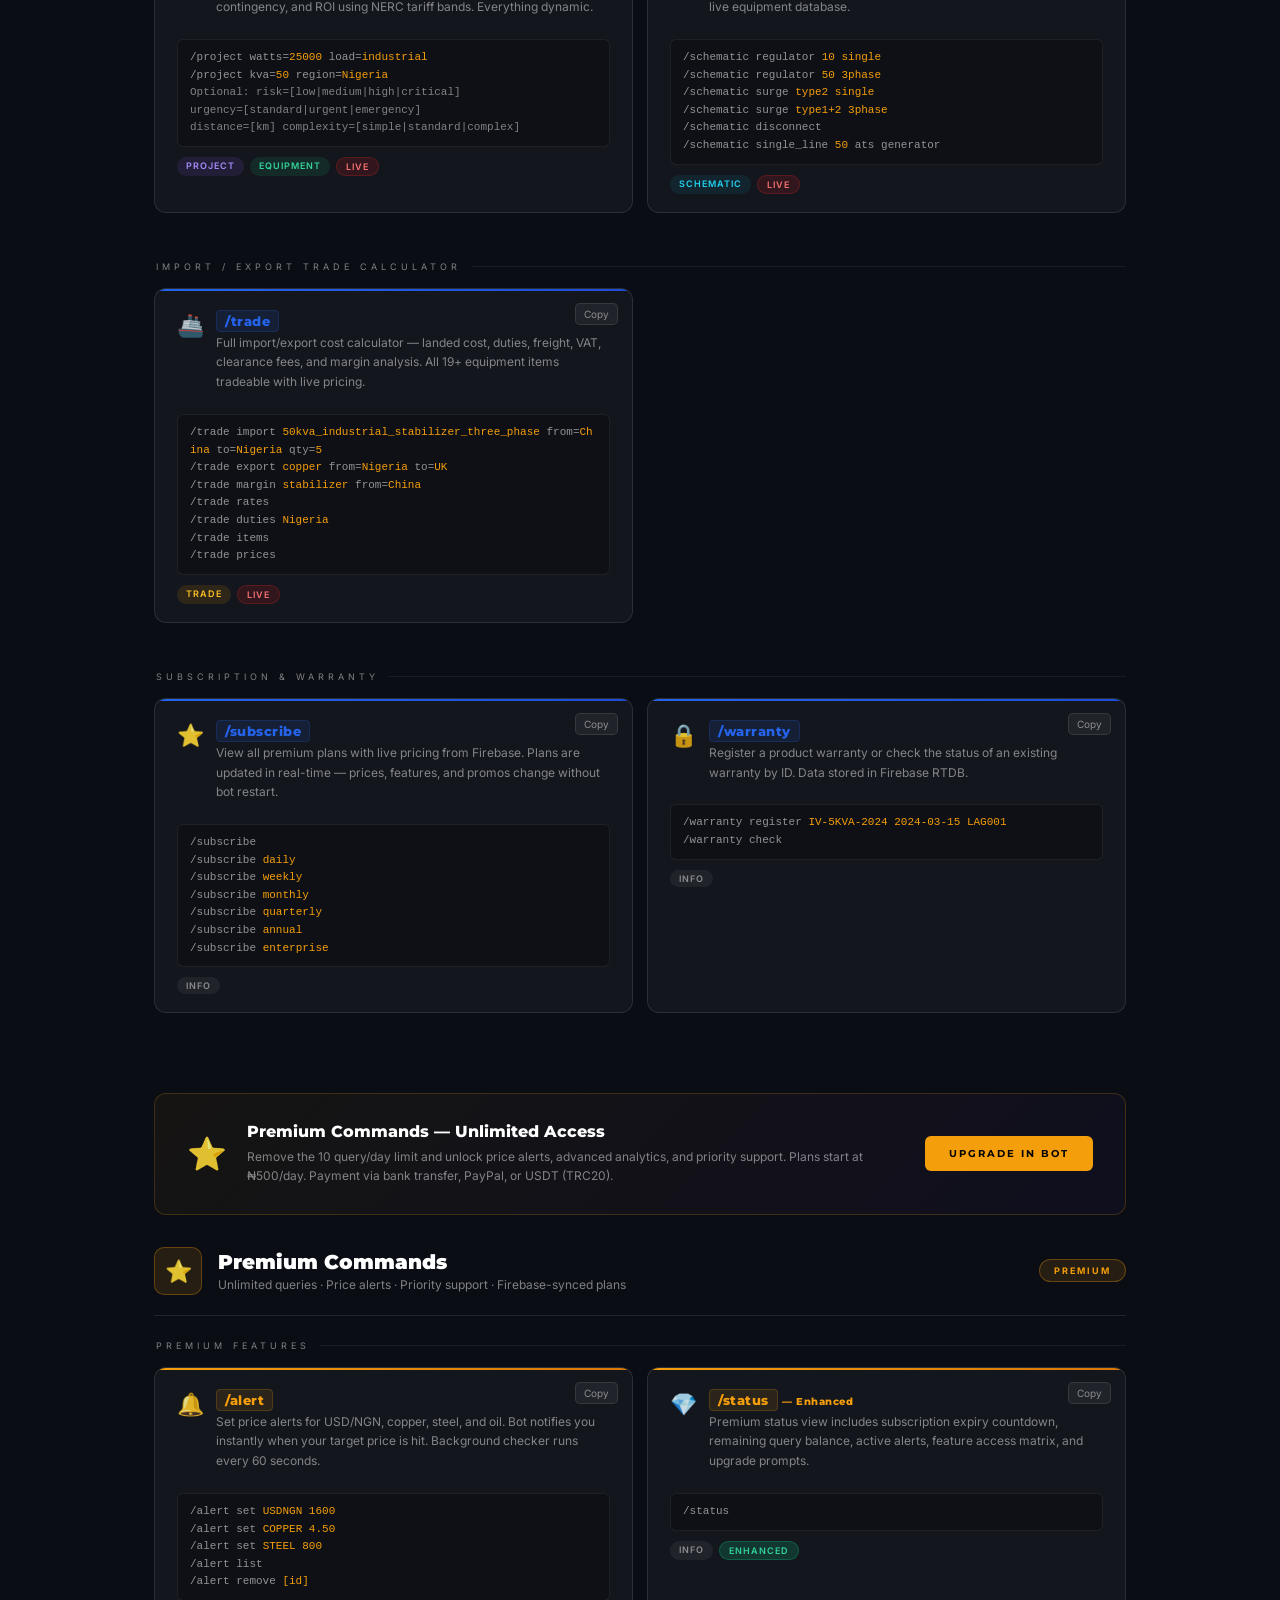
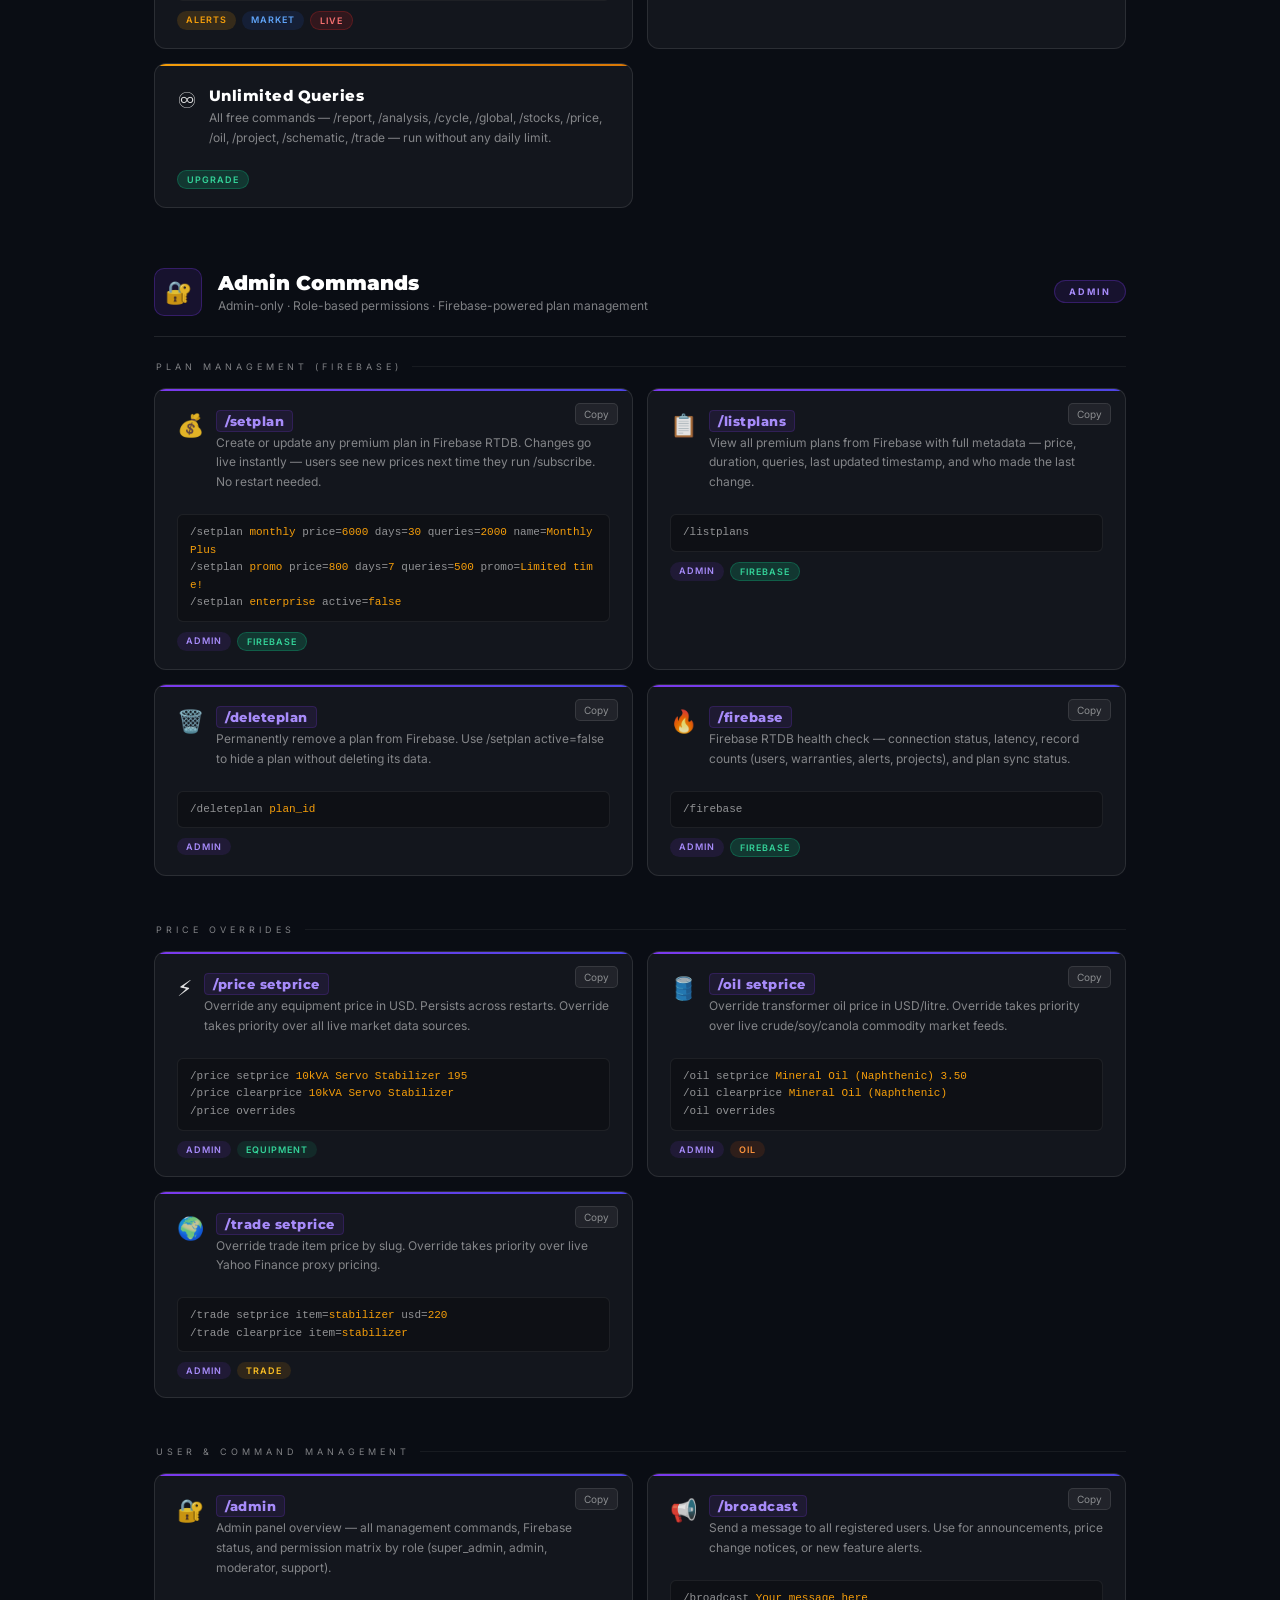
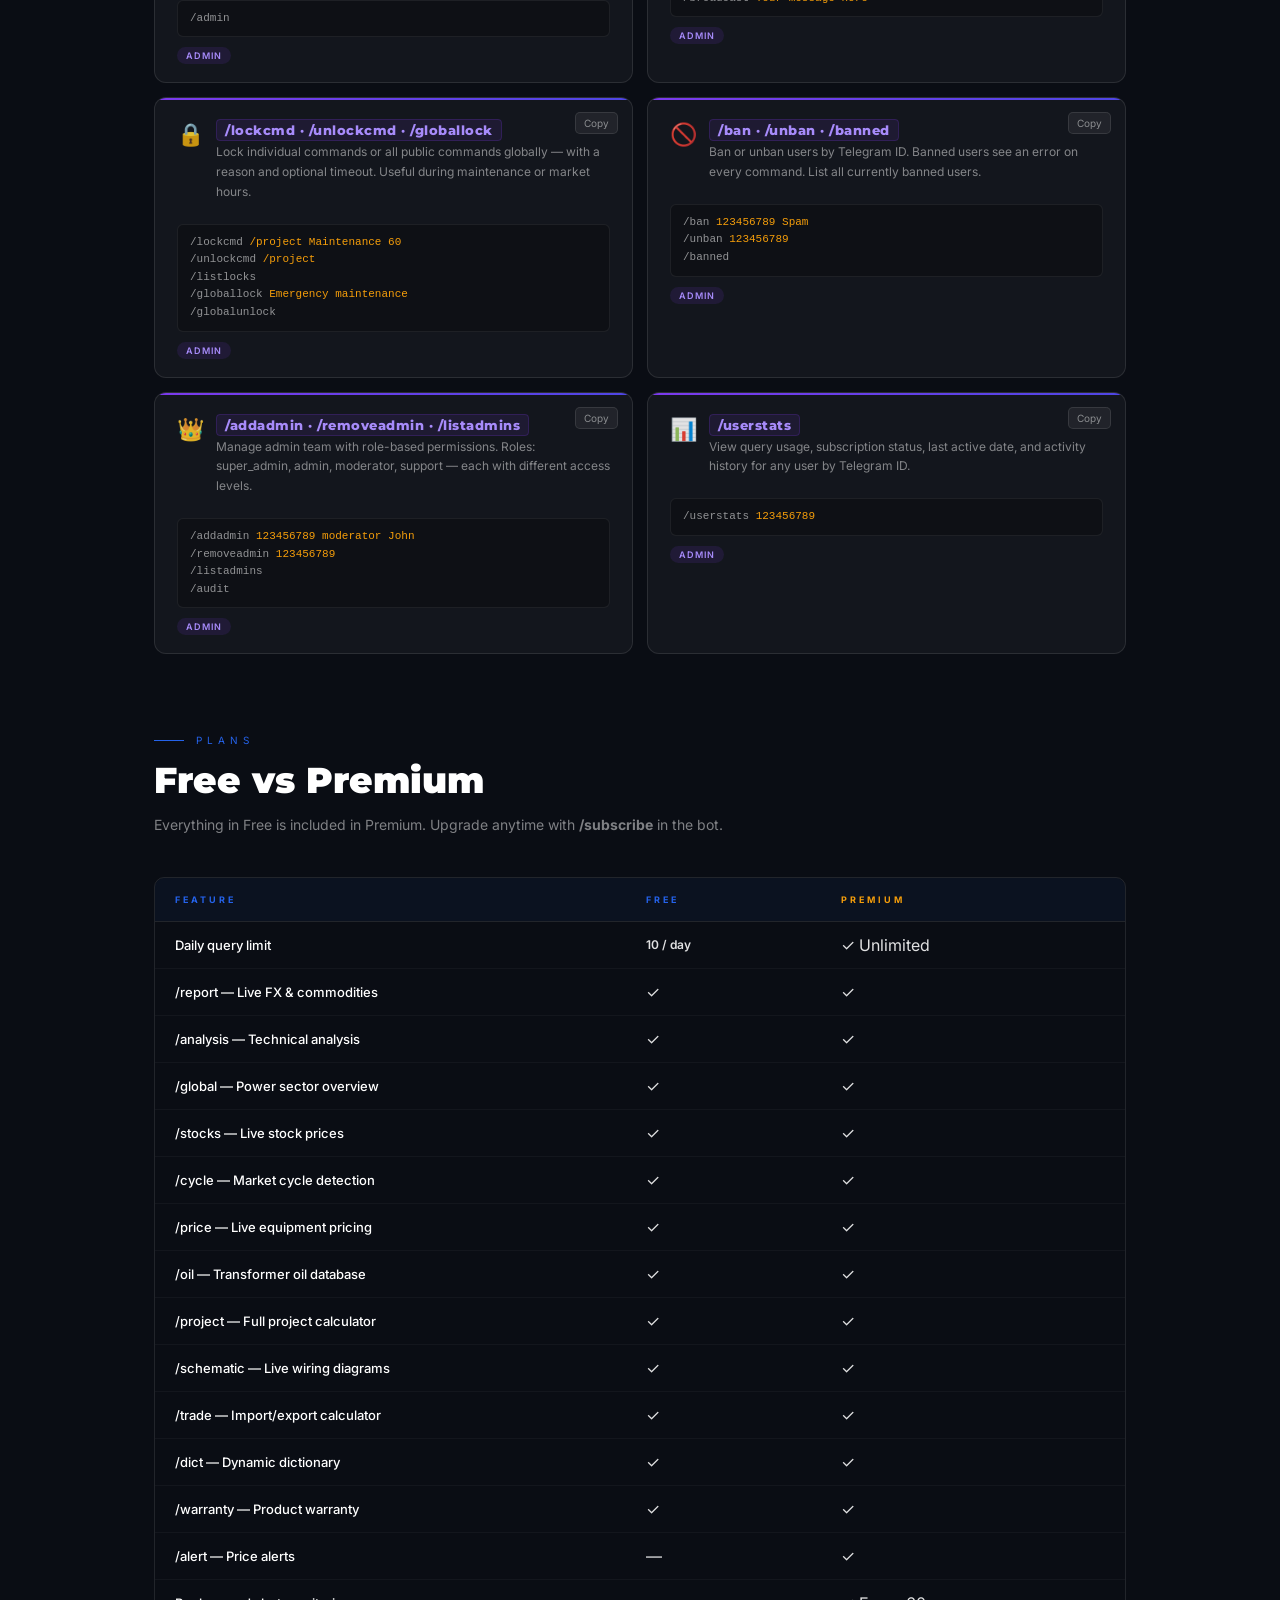
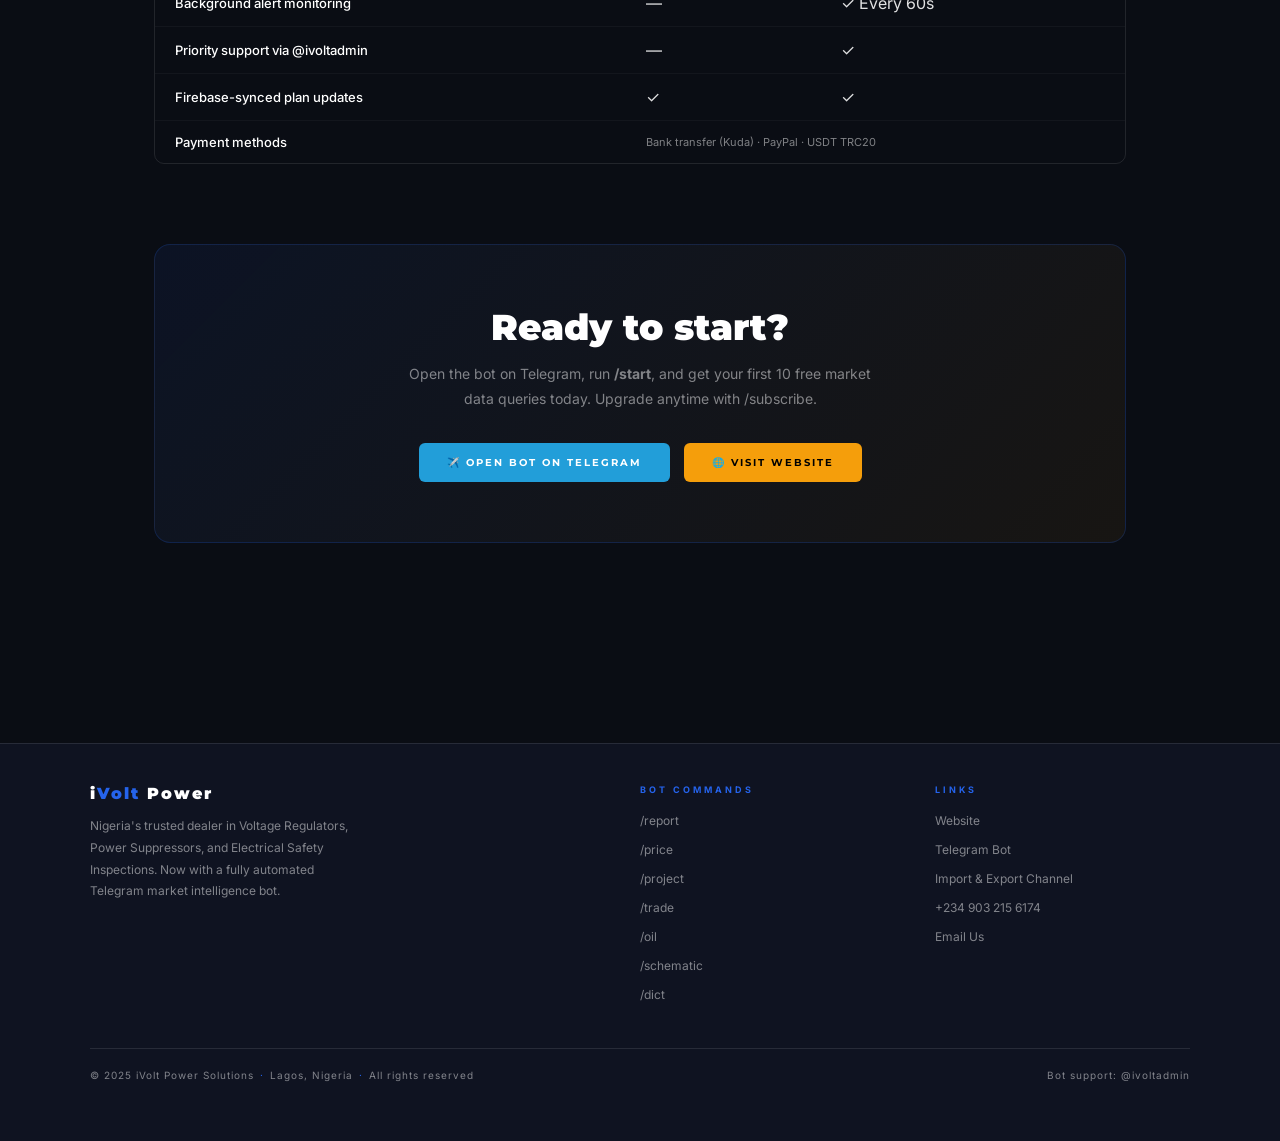
<file: ivolt-commands.html>
<!DOCTYPE html>
<html lang="en">
<head>
<meta charset="UTF-8">
<meta name="viewport" content="width=device-width, initial-scale=1.0">
<meta name="description" content="iVolt Power Bot — Complete command reference for free users and premium subscribers.">
<title>iVolt Bot — Command Reference</title>
<link rel="preconnect" href="https://fonts.googleapis.com">
<link rel="preconnect" href="https://fonts.gstatic.com" crossorigin>
<link rel="preload" as="style" href="https://fonts.googleapis.com/css2?family=Inter:wght@300;400;500;600;700;800;900&family=Montserrat:wght@400;600;700;800;900&display=swap" onload="this.onload=null;this.rel='stylesheet'">
<noscript><link href="https://fonts.googleapis.com/css2?family=Inter:wght@300;400;500;600;700;800;900&family=Montserrat:wght@400;600;700;800;900&display=swap" rel="stylesheet"></noscript>
<style>
:root {
  --cyan: #2563eb;
  --cyan-dim: rgba(37,99,235,0.15);
  --gold: #f59e0b;
  --gold-dim: rgba(245,158,11,0.12);
  --green: #10b981;
  --green-dim: rgba(16,185,129,0.12);
  --red: #dc2626;
  --orange: #ea580c;
  --purple: #7c3aed;
  --purple-dim: rgba(124,58,237,0.12);
  --bg: #0a0d14;
  --bg2: #0f1321;
  --card: rgba(255,255,255,0.04);
  --border: rgba(255,255,255,0.10);
  --text: rgba(255,255,255,0.88);
  --muted: rgba(255,255,255,0.48);
  --tg: #229ED9;
}

* { margin:0; padding:0; box-sizing:border-box; }
html { scroll-behavior:smooth; }
body {
  background: var(--bg);
  color: var(--text);
  font-family: 'Inter', system-ui, -apple-system, sans-serif;
  overflow-x: hidden;
}
::-webkit-scrollbar { width:4px; }
::-webkit-scrollbar-track { background:var(--bg); }
::-webkit-scrollbar-thumb { background:var(--cyan); border-radius:2px; }

/* ══ HEX BG ══ */
body::before {
  content:''; position:fixed; inset:0; z-index:0; pointer-events:none; opacity:0.035;
  background-image: url("data:image/svg+xml,%3Csvg xmlns='http://www.w3.org/2000/svg' width='60' height='52'%3E%3Cpath d='M30 2l28 16v16L30 50 2 34V18z' fill='none' stroke='%232563eb' stroke-width='0.8'/%3E%3C/svg%3E");
  background-size:60px 52px;
}

/* ══ NAV ══ */
nav {
  position:fixed; top:0; left:0; right:0; z-index:100;
  display:flex; align-items:center; justify-content:space-between;
  padding:0 5%; height:64px;
  background:rgba(10,13,20,0.92); backdrop-filter:blur(16px);
  border-bottom:1px solid var(--border);
}
.nav-logo {
  font-family:'Montserrat',sans-serif; font-size:16px; font-weight:900;
  color:#fff; text-decoration:none; letter-spacing:2px;
}
.nav-logo span { color:var(--cyan); }
.nav-links { display:flex; align-items:center; gap:24px; list-style:none; }
.nav-links a { font-size:12px; color:var(--muted); text-decoration:none; transition:color .2s; letter-spacing:0.5px; }
.nav-links a:hover { color:#fff; }
.nav-cta {
  background:var(--cyan); color:#000 !important; padding:8px 20px;
  border-radius:5px; font-family:'Montserrat',sans-serif;
  font-size:10px !important; font-weight:700 !important; letter-spacing:2px;
  text-transform:uppercase; transition:transform .2s,box-shadow .2s !important;
}
.nav-cta:hover { transform:translateY(-1px); box-shadow:0 4px 14px rgba(37,99,235,.4); }
.hamburger { display:none; flex-direction:column; gap:5px; cursor:pointer; padding:4px; }
.hamburger span { display:block; width:22px; height:2px; background:var(--text); border-radius:2px; transition:all .3s; }

/* ══ HERO ══ */
.hero {
  min-height:100vh; display:flex; align-items:center; justify-content:center;
  padding:120px 5% 80px; position:relative; overflow:hidden; text-align:center;
}
.hero-glow1 { position:absolute; width:700px; height:700px; top:-150px; left:-200px; border-radius:50%; background:radial-gradient(circle,rgba(37,99,235,0.07) 0%,transparent 65%); pointer-events:none; }
.hero-glow2 { position:absolute; width:500px; height:500px; bottom:-80px; right:-120px; border-radius:50%; background:radial-gradient(circle,rgba(245,158,11,0.06) 0%,transparent 65%); pointer-events:none; }
.scanline { position:absolute; left:0; right:0; height:1px; background:linear-gradient(90deg,transparent,rgba(37,99,235,0.4),transparent); animation:scanMove 8s linear infinite; pointer-events:none; z-index:1; }
@keyframes scanMove { from{top:64px;opacity:1} to{top:100vh;opacity:0} }
.hero-content { position:relative; z-index:2; animation:fadeUp .8s ease both; max-width:760px; margin:0 auto; }
@keyframes fadeUp { from{opacity:0;transform:translateY(30px)} to{opacity:1;transform:translateY(0)} }
.hero-eyebrow {
  font-size:11px; letter-spacing:5px; color:var(--cyan); text-transform:uppercase;
  margin-bottom:20px; display:flex; align-items:center; justify-content:center; gap:12px;
}
.hero-eyebrow::before,.hero-eyebrow::after { content:''; display:block; width:32px; height:1px; background:var(--cyan); }
.hero h1 {
  font-family:'Montserrat',sans-serif; font-size:clamp(36px,6vw,72px);
  font-weight:900; line-height:1.05; color:#fff; margin-bottom:16px;
}
.hero h1 .accent { color:var(--cyan); }
.hero h1 .accent2 { color:var(--gold); }
.hero-sub { font-size:16px; font-weight:300; color:var(--muted); line-height:1.7; margin-bottom:40px; max-width:520px; margin-left:auto; margin-right:auto; }
.hero-badges { display:flex; gap:12px; justify-content:center; flex-wrap:wrap; margin-bottom:48px; }
.badge {
  display:inline-flex; align-items:center; gap:7px;
  font-size:11px; font-weight:600; letter-spacing:1px;
  padding:7px 16px; border-radius:20px; text-transform:uppercase;
}
.badge-free { background:var(--cyan-dim); color:var(--cyan); border:1px solid rgba(37,99,235,0.3); }
.badge-premium { background:var(--gold-dim); color:var(--gold); border:1px solid rgba(245,158,11,0.3); }
.badge-admin { background:var(--purple-dim); color:#a78bfa; border:1px solid rgba(124,58,237,0.3); }
.badge-dot { width:6px; height:6px; border-radius:50%; background:currentColor; animation:blink 2s ease infinite; }
@keyframes blink { 0%,100%{opacity:1}50%{opacity:.4} }
.hero-tg-btn {
  display:inline-flex; align-items:center; gap:10px;
  background:var(--tg); color:#fff; padding:14px 32px; border-radius:6px;
  font-family:'Montserrat',sans-serif; font-size:11px; font-weight:700; letter-spacing:2px;
  text-decoration:none; text-transform:uppercase; transition:transform .2s,box-shadow .2s;
  box-shadow:0 4px 18px rgba(34,158,217,0.35);
}
.hero-tg-btn:hover { transform:translateY(-2px); box-shadow:0 6px 28px rgba(34,158,217,0.5); }

/* ══ FILTER BAR ══ */
.filter-section { position:sticky; top:64px; z-index:50; background:rgba(10,13,20,0.95); backdrop-filter:blur(12px); border-bottom:1px solid var(--border); padding:16px 5%; }
.filter-inner { max-width:1100px; margin:0 auto; display:flex; align-items:center; gap:12px; flex-wrap:wrap; }
.filter-label { font-size:9px; letter-spacing:3px; text-transform:uppercase; color:var(--muted); margin-right:4px; }
.ftab {
  font-family:'Inter',sans-serif; font-size:10px; letter-spacing:1.5px; text-transform:uppercase;
  padding:7px 18px; border-radius:4px; cursor:pointer;
  background:transparent; border:1px solid var(--border); color:var(--muted);
  transition:all .2s; white-space:nowrap;
}
.ftab.active, .ftab:hover { background:var(--cyan); color:#000; border-color:var(--cyan); font-weight:700; }
.ftab.active-gold { background:var(--gold); color:#000; border-color:var(--gold); }
.ftab.active-gold:hover { background:var(--gold); color:#000; border-color:var(--gold); }
.search-wrap { margin-left:auto; position:relative; }
.search-input {
  background:rgba(255,255,255,0.05); border:1px solid var(--border);
  border-radius:6px; padding:8px 14px 8px 34px; color:#fff;
  font-family:'Inter',sans-serif; font-size:12px; outline:none;
  transition:border-color .2s; width:200px;
}
.search-input::placeholder { color:var(--muted); }
.search-input:focus { border-color:rgba(37,99,235,0.5); width:240px; }
.search-icon { position:absolute; left:10px; top:50%; transform:translateY(-50%); font-size:13px; pointer-events:none; }

/* ══ MAIN CONTENT ══ */
main { max-width:1100px; margin:0 auto; padding:60px 5% 120px; position:relative; z-index:2; }
.section-tag {
  font-size:10px; letter-spacing:5px; color:var(--cyan); text-transform:uppercase;
  margin-bottom:14px; display:flex; align-items:center; gap:12px;
}
.section-tag::before { content:''; display:block; width:30px; height:1px; background:var(--cyan); }
.section-title {
  font-family:'Montserrat',sans-serif; font-size:clamp(24px,4vw,36px); font-weight:900;
  color:#fff; line-height:1.15; margin-bottom:10px;
}
.section-desc { font-size:14px; color:var(--muted); line-height:1.8; margin-bottom:40px; }

/* ══ NOTICE BANNER ══ */
.notice {
  display:flex; align-items:flex-start; gap:12px;
  background:rgba(245,158,11,0.06); border:1px solid rgba(245,158,11,0.25);
  border-radius:8px; padding:14px 18px; margin-bottom:40px;
  font-size:12px; color:rgba(245,158,11,0.9); line-height:1.7;
}
.notice-icon { font-size:18px; flex-shrink:0; margin-top:1px; }
.notice a { color:var(--gold); text-decoration:underline; }

/* ══ TIER HEADER ══ */
.tier-header {
  display:flex; align-items:center; gap:16px;
  margin-bottom:24px; padding-bottom:20px; border-bottom:1px solid var(--border);
}
.tier-icon {
  width:48px; height:48px; border-radius:10px; display:flex; align-items:center; justify-content:center; font-size:22px; flex-shrink:0;
}
.tier-icon.free { background:var(--cyan-dim); border:1px solid rgba(37,99,235,0.3); }
.tier-icon.premium { background:var(--gold-dim); border:1px solid rgba(245,158,11,0.3); }
.tier-icon.admin { background:var(--purple-dim); border:1px solid rgba(124,58,237,0.3); }
.tier-title { font-family:'Montserrat',sans-serif; font-size:20px; font-weight:900; color:#fff; }
.tier-subtitle { font-size:12px; color:var(--muted); margin-top:3px; }
.tier-badge {
  margin-left:auto; font-size:9px; font-weight:700; letter-spacing:2px;
  text-transform:uppercase; padding:5px 14px; border-radius:20px;
}
.tb-free { background:var(--cyan-dim); color:var(--cyan); border:1px solid rgba(37,99,235,0.3); }
.tb-premium { background:var(--gold-dim); color:var(--gold); border:1px solid rgba(245,158,11,0.3); }
.tb-admin { background:var(--purple-dim); color:#a78bfa; border:1px solid rgba(124,58,237,0.3); }

/* ══ COMMAND GROUPS ══ */
.cmd-group { margin-bottom:48px; }
.cmd-group-label {
  font-size:9px; letter-spacing:4px; text-transform:uppercase; color:var(--muted);
  margin-bottom:16px; padding-left:2px; display:flex; align-items:center; gap:10px;
}
.cmd-group-label::after { content:''; flex:1; height:1px; background:rgba(255,255,255,0.06); }
.cmd-cards { display:grid; grid-template-columns:repeat(auto-fill,minmax(320px,1fr)); gap:14px; }

/* ══ COMMAND CARD ══ */
.cmd-card {
  background:var(--card); border:1px solid var(--border); border-radius:12px;
  padding:22px 22px 18px; position:relative; overflow:hidden;
  transition:transform .3s, border-color .3s, box-shadow .3s;
  cursor:default;
}
.cmd-card:hover { transform:translateY(-3px); box-shadow:0 12px 32px rgba(0,0,0,0.3); }
.cmd-card::before { content:''; position:absolute; top:0; left:0; right:0; height:2px; }
.cmd-card.tier-free::before { background:linear-gradient(90deg,#2563eb,#1d4ed8); }
.cmd-card.tier-free:hover { border-color:rgba(37,99,235,0.4); }
.cmd-card.tier-premium::before { background:linear-gradient(90deg,#f59e0b,#d97706); }
.cmd-card.tier-premium:hover { border-color:rgba(245,158,11,0.4); }
.cmd-card.tier-admin::before { background:linear-gradient(90deg,#7c3aed,#4f46e5); }
.cmd-card.tier-admin:hover { border-color:rgba(124,58,237,0.4); }

.cmd-top { display:flex; align-items:flex-start; gap:12px; margin-bottom:10px; }
.cmd-emoji { font-size:22px; flex-shrink:0; margin-top:1px; }
.cmd-main { flex:1; min-width:0; }
.cmd-name {
  font-family:'Montserrat',sans-serif; font-size:15px; font-weight:800;
  color:#fff; letter-spacing:0.5px; margin-bottom:3px; word-break:break-all;
}
.cmd-name code {
  font-family:'Montserrat',sans-serif; font-size:13px;
  background:rgba(37,99,235,0.12); border:1px solid rgba(37,99,235,0.2);
  border-radius:4px; padding:2px 8px; color:var(--cyan);
}
.cmd-card.tier-premium .cmd-name code { background:rgba(245,158,11,0.1); border-color:rgba(245,158,11,0.2); color:var(--gold); }
.cmd-card.tier-admin .cmd-name code { background:rgba(124,58,237,0.1); border-color:rgba(124,58,237,0.2); color:#a78bfa; }
.cmd-desc { font-size:12px; color:var(--muted); line-height:1.65; margin-bottom:12px; }

.cmd-usage {
  background:rgba(0,0,0,0.25); border:1px solid rgba(255,255,255,0.07);
  border-radius:6px; padding:9px 12px; font-size:11px;
  font-family:'Courier New',Courier,monospace; color:rgba(255,255,255,0.55);
  line-height:1.6; word-break:break-all; margin-bottom:10px;
}
.cmd-usage .param { color:var(--gold); }
.cmd-usage .optional { color:var(--muted); }

.cmd-tags { display:flex; flex-wrap:wrap; gap:6px; }
.cmd-tag {
  font-size:9px; font-weight:600; letter-spacing:1px; text-transform:uppercase;
  padding:3px 9px; border-radius:10px;
}
.tag-market { background:rgba(37,99,235,0.12); color:#60a5fa; }
.tag-equipment { background:rgba(16,185,129,0.12); color:#34d399; }
.tag-trade { background:rgba(245,158,11,0.12); color:#fbbf24; }
.tag-project { background:rgba(139,92,246,0.12); color:#a78bfa; }
.tag-oil { background:rgba(234,88,12,0.12); color:#fb923c; }
.tag-analysis { background:rgba(220,38,38,0.12); color:#f87171; }
.tag-alerts { background:rgba(245,158,11,0.15); color:var(--gold); }
.tag-schematic { background:rgba(8,145,178,0.12); color:#22d3ee; }
.tag-admin { background:rgba(124,58,237,0.12); color:#a78bfa; }
.tag-info { background:rgba(255,255,255,0.06); color:var(--muted); }
.tag-new { background:rgba(16,185,129,0.2); color:#34d399; border:1px solid rgba(16,185,129,0.3); }
.tag-live { background:rgba(220,38,38,0.15); color:#f87171; border:1px solid rgba(220,38,38,0.25); animation:livePulse 2s ease infinite; }
@keyframes livePulse { 0%,100%{opacity:1}50%{opacity:.6} }

.cmd-copy {
  position:absolute; top:14px; right:14px;
  background:rgba(255,255,255,0.06); border:1px solid rgba(255,255,255,0.1);
  color:var(--muted); border-radius:5px; padding:4px 8px;
  font-size:10px; cursor:pointer; transition:all .2s; font-family:'Inter',sans-serif;
}
.cmd-copy:hover { background:var(--cyan-dim); color:var(--cyan); border-color:rgba(37,99,235,0.3); }
.cmd-copy.copied { background:rgba(16,185,129,0.15); color:var(--green); border-color:rgba(16,185,129,0.3); }

/* ══ TIER DIVIDER ══ */
.tier-section { margin-bottom:80px; }
.tier-lock {
  background:linear-gradient(135deg,rgba(245,158,11,0.05),rgba(124,58,237,0.05));
  border:1px solid rgba(245,158,11,0.2); border-radius:12px;
  padding:28px 32px; margin-bottom:32px; display:flex; align-items:center; gap:20px;
}
.tier-lock-icon { font-size:32px; flex-shrink:0; }
.tier-lock h3 { font-family:'Montserrat',sans-serif; font-size:16px; font-weight:800; color:#fff; margin-bottom:6px; }
.tier-lock p { font-size:12px; color:var(--muted); line-height:1.6; }
.tier-lock-btn {
  margin-left:auto; flex-shrink:0;
  background:var(--gold); color:#000; border:none; border-radius:6px;
  font-family:'Montserrat',sans-serif; font-size:10px; font-weight:700; letter-spacing:2px;
  padding:11px 24px; cursor:pointer; text-transform:uppercase;
  text-decoration:none; display:inline-block; white-space:nowrap;
  transition:transform .2s, box-shadow .2s;
}
.tier-lock-btn:hover { transform:translateY(-2px); box-shadow:0 6px 20px rgba(245,158,11,0.35); }

/* ══ LIMIT BAR ══ */
.limit-card {
  background:var(--card); border:1px solid var(--border); border-radius:10px;
  padding:20px 22px; margin-bottom:40px; display:flex; align-items:center; gap:20px; flex-wrap:wrap;
}
.limit-stat { text-align:center; }
.limit-val { font-family:'Montserrat',sans-serif; font-size:26px; font-weight:900; }
.limit-val.cyan { color:var(--cyan); }
.limit-val.gold { color:var(--gold); }
.limit-val.green { color:var(--green); }
.limit-lbl { font-size:9px; letter-spacing:2px; text-transform:uppercase; color:var(--muted); margin-top:2px; }
.limit-sep { width:1px; height:40px; background:var(--border); }

/* ══ COMPARE TABLE ══ */
.compare-wrap { overflow-x:auto; border-radius:10px; border:1px solid var(--border); margin-bottom:80px; }
table.compare { width:100%; border-collapse:collapse; font-size:13px; min-width:500px; }
table.compare thead tr { background:rgba(37,99,235,0.06); border-bottom:1px solid var(--border); }
table.compare th {
  font-family:'Inter',sans-serif; font-size:9px; letter-spacing:3px;
  color:var(--cyan); text-transform:uppercase; padding:16px 20px; text-align:left;
}
table.compare th.gold { color:var(--gold); }
table.compare th.purple { color:#a78bfa; }
table.compare td { padding:13px 20px; border-bottom:1px solid rgba(255,255,255,0.04); color:var(--text); vertical-align:middle; }
table.compare tbody tr:last-child td { border-bottom:none; }
table.compare tbody tr:hover td { background:rgba(255,255,255,0.02); }
table.compare td:first-child { color:#fff; font-weight:500; }
.chk { color:var(--green); font-size:16px; }
.cross { color:rgba(255,255,255,0.2); font-size:16px; }
.lim { color:var(--gold); font-size:12px; font-weight:600; }

/* ══ CTA SECTION ══ */
.cta-section {
  background:linear-gradient(135deg,rgba(37,99,235,0.08),rgba(245,158,11,0.06));
  border:1px solid rgba(37,99,235,0.2); border-radius:16px;
  padding:60px 5%; text-align:center; margin-bottom:80px;
}
.cta-section h2 { font-family:'Montserrat',sans-serif; font-size:clamp(24px,4vw,36px); font-weight:900; color:#fff; margin-bottom:12px; }
.cta-section p { font-size:14px; color:var(--muted); line-height:1.8; margin-bottom:32px; max-width:480px; margin-left:auto; margin-right:auto; }
.cta-btns { display:flex; gap:14px; justify-content:center; flex-wrap:wrap; }
.cta-btn-tg {
  background:var(--tg); color:#fff; padding:13px 28px; border-radius:6px;
  font-family:'Montserrat',sans-serif; font-size:10px; font-weight:700; letter-spacing:2px;
  text-decoration:none; text-transform:uppercase; transition:transform .2s, box-shadow .2s;
}
.cta-btn-tg:hover { transform:translateY(-2px); box-shadow:0 6px 20px rgba(34,158,217,.4); }
.cta-btn-sub {
  background:var(--gold); color:#000; padding:13px 28px; border-radius:6px;
  font-family:'Montserrat',sans-serif; font-size:10px; font-weight:700; letter-spacing:2px;
  text-decoration:none; text-transform:uppercase; transition:transform .2s, box-shadow .2s;
}
.cta-btn-sub:hover { transform:translateY(-2px); box-shadow:0 6px 20px rgba(245,158,11,.4); }

/* ══ FOOTER ══ */
footer { background:var(--bg2); border-top:1px solid var(--border); padding:40px 5% 60px; }
.footer-inner { max-width:1100px; margin:0 auto; display:grid; grid-template-columns:2fr 1fr 1fr; gap:40px; margin-bottom:36px; }
.footer-brand .logo { font-family:'Montserrat',sans-serif; font-size:16px; font-weight:900; color:#fff; text-decoration:none; display:block; margin-bottom:12px; letter-spacing:2px; }
.footer-brand .logo span { color:var(--cyan); }
.footer-brand p { font-size:12px; color:var(--muted); line-height:1.8; max-width:260px; }
.footer-col h5 { font-size:9px; letter-spacing:3px; color:var(--cyan); text-transform:uppercase; margin-bottom:14px; }
.footer-col ul { list-style:none; }
.footer-col li { margin-bottom:9px; }
.footer-col a { font-size:12px; color:var(--muted); text-decoration:none; transition:color .2s; }
.footer-col a:hover { color:#fff; }
.footer-bottom { max-width:1100px; margin:0 auto; border-top:1px solid var(--border); padding-top:20px; display:flex; justify-content:space-between; align-items:center; flex-wrap:wrap; gap:10px; }
.footer-bottom p { font-size:10px; color:var(--muted); letter-spacing:1px; }
.footer-bottom .dot { color:var(--cyan); margin:0 6px; }

/* ══ MOBILE MENU ══ */
.mobile-menu { display:none; position:fixed; inset:0; z-index:99; background:rgba(7,9,15,0.98); padding:100px 40px 40px; flex-direction:column; gap:24px; overflow-y:auto; }
.mobile-menu.open { display:flex; }
.mobile-menu a { font-family:'Montserrat',sans-serif; font-size:16px; font-weight:700; color:#fff; text-decoration:none; letter-spacing:2px; border-bottom:1px solid var(--border); padding-bottom:16px; }
.mobile-menu a:hover { color:var(--cyan); }

/* ══ RESPONSIVE ══ */
@media (max-width:900px) {
  .footer-inner { grid-template-columns:1fr 1fr; }
}
@media (max-width:640px) {
  .nav-links { display:none; }
  .hamburger { display:flex; }
  .footer-inner { grid-template-columns:1fr; }
  .cmd-cards { grid-template-columns:1fr; }
  .tier-lock { flex-direction:column; text-align:center; }
  .tier-lock-btn { margin-left:0; }
  .limit-card { justify-content:center; }
  .limit-sep { width:40px; height:1px; }
  .search-wrap { width:100%; }
  .search-input { width:100%; }
  .search-input:focus { width:100%; }
}
@media (max-width:480px) {
  .hero { padding:100px 5% 60px; }
  .hero h1 { font-size:clamp(32px,10vw,48px); }
  .cta-btns { flex-direction:column; }
  .cta-btn-tg,.cta-btn-sub { text-align:center; }
  table.compare th, table.compare td { padding:10px 12px; font-size:11px; }
}

/* ══ REVEAL ══ */
.reveal { opacity:1; transform:none; }
.reveal.js-ready { opacity:0; transform:translateY(20px); transition:opacity .6s ease,transform .6s ease; }
.reveal.js-ready.visible { opacity:1; transform:translateY(0); }

/* ══ HIDDEN / SHOW FILTER ══ */
.cmd-card.hidden { display:none; }
.cmd-group.all-hidden { display:none; }
</style>
</head>
<body>

<!-- NAV -->
<nav>
  <a href="https://ivoltpowersolutions.github.io" class="nav-logo">i<span>Volt</span> Power</a>
  <ul class="nav-links">
    <li><a href="#free">Free Commands</a></li>
    <li><a href="#premium">Premium</a></li>
    <li><a href="#compare">Compare Plans</a></li>
    <li><a href="https://t.me/ivoltbot" target="_blank" rel="noopener" class="nav-cta">Open Bot ⚡</a></li>
  </ul>
  <div class="hamburger" id="ham" onclick="toggleMenu()">
    <span></span><span></span><span></span>
  </div>
</nav>

<!-- MOBILE MENU -->
<div class="mobile-menu" id="mobileMenu">
  <a href="#free" onclick="toggleMenu()">Free Commands</a>
  <a href="#premium" onclick="toggleMenu()">Premium Commands</a>
  <a href="#compare" onclick="toggleMenu()">Compare Plans</a>
  <a href="https://t.me/ivoltbot" target="_blank" rel="noopener" onclick="toggleMenu()">⚡ Open Bot</a>
</div>

<!-- HERO -->
<section class="hero">
  <div class="scanline"></div>
  <div class="hero-glow1"></div>
  <div class="hero-glow2"></div>
  <div class="hero-content">
    <div class="hero-eyebrow">Telegram Bot Reference</div>
    <h1><span class="accent">iVolt</span> Bot<br><span class="accent2">Command</span> Guide</h1>
    <p class="hero-sub">Every command, every sub-command, every parameter — for free users and premium subscribers. Live market data, equipment pricing, schematics, trade calculator and more.</p>
    <div class="hero-badges">
      <span class="badge badge-free"><span class="badge-dot"></span> 10 free queries/day</span>
      <span class="badge badge-premium"><span class="badge-dot"></span> Premium — unlimited</span>
      <span class="badge badge-admin">Admin tools included</span>
    </div>
    <a href="https://t.me/ivoltbot" target="_blank" rel="noopener" class="hero-tg-btn">
      ✈️ Open Bot on Telegram
    </a>
  </div>
</section>

<!-- FILTER BAR -->
<div class="filter-section" id="filterBar">
  <div class="filter-inner">
    <span class="filter-label">Filter</span>
    <button class="ftab active" onclick="filterCmds('all',this)">All</button>
    <button class="ftab" onclick="filterCmds('free',this)">🟢 Free</button>
    <button class="ftab active-gold" onclick="filterCmds('premium',this)">⭐ Premium</button>
    <button class="ftab" onclick="filterCmds('market',this)">📈 Market</button>
    <button class="ftab" onclick="filterCmds('equipment',this)">⚡ Equipment</button>
    <button class="ftab" onclick="filterCmds('trade',this)">🌍 Trade</button>
    <button class="ftab" onclick="filterCmds('project',this)">🧮 Project</button>
    <button class="ftab" onclick="filterCmds('schematic',this)">📐 Schematic</button>
    <div class="search-wrap">
      <span class="search-icon">🔍</span>
      <input class="search-input" type="text" id="searchInput" placeholder="Search commands…" oninput="searchCmds(this.value)">
    </div>
  </div>
</div>

<main>

  <!-- NOTICE -->
  <div class="notice reveal">
    <span class="notice-icon">⚡</span>
    <div>All prices, FX rates, commodity data, and equipment costs shown by the bot are fetched <strong>live from market sources</strong> every time you run a command. No stale data. Subscribe to remove daily limits and unlock premium commands. Use <strong>/subscribe</strong> in the bot to upgrade.</div>
  </div>

  <!-- LIMIT CARD -->
  <div class="limit-card reveal">
    <div class="limit-stat"><div class="limit-val cyan">10</div><div class="limit-lbl">Free queries / day</div></div>
    <div class="limit-sep"></div>
    <div class="limit-stat"><div class="limit-val gold">∞</div><div class="limit-lbl">Premium queries</div></div>
    <div class="limit-sep"></div>
    <div class="limit-stat"><div class="limit-val green">19</div><div class="limit-lbl">Public commands</div></div>
    <div class="limit-sep"></div>
    <div class="limit-stat"><div class="limit-val" style="color:#a78bfa">14</div><div class="limit-lbl">Admin commands</div></div>
  </div>


  <!-- ══════════ FREE TIER ══════════ -->
  <div class="tier-section" id="free">
    <div class="tier-header reveal">
      <div class="tier-icon free">🟢</div>
      <div>
        <div class="tier-title">Free Commands</div>
        <div class="tier-subtitle">Available to all users · 10 queries per day · No subscription required</div>
      </div>
      <span class="tier-badge tb-free">Free Tier</span>
    </div>

    <!-- CORE / NAVIGATION -->
    <div class="cmd-group reveal">
      <div class="cmd-group-label">Core &amp; Navigation</div>
      <div class="cmd-cards">

        <div class="cmd-card tier-free" data-tier="free" data-tags="info">
          <button class="cmd-copy" onclick="copyCmd('/start',this)">Copy</button>
          <div class="cmd-top">
            <span class="cmd-emoji">👋</span>
            <div class="cmd-main">
              <div class="cmd-name"><code>/start</code></div>
              <div class="cmd-desc">Welcome message, bot overview, your account status, and daily query count.</div>
            </div>
          </div>
          <div class="cmd-usage">/start</div>
          <div class="cmd-tags"><span class="cmd-tag tag-info">Info</span></div>
        </div>

        <div class="cmd-card tier-free" data-tier="free" data-tags="info">
          <button class="cmd-copy" onclick="copyCmd('/help',this)">Copy</button>
          <div class="cmd-top">
            <span class="cmd-emoji">📋</span>
            <div class="cmd-main">
              <div class="cmd-name"><code>/help</code></div>
              <div class="cmd-desc">Full command reference with usage examples for every available command.</div>
            </div>
          </div>
          <div class="cmd-usage">/help</div>
          <div class="cmd-tags"><span class="cmd-tag tag-info">Info</span></div>
        </div>

        <div class="cmd-card tier-free" data-tier="free" data-tags="info">
          <button class="cmd-copy" onclick="copyCmd('/dict',this)">Copy</button>
          <div class="cmd-top">
            <span class="cmd-emoji">📖</span>
            <div class="cmd-main">
              <div class="cmd-name"><code>/dict</code></div>
              <div class="cmd-desc">Dynamic real-time dictionary. Look up every item, ticker symbol, equipment spec, region, tariff band, and trade slug — all searchable.</div>
            </div>
          </div>
          <div class="cmd-usage">/dict<br>/dict <span class="param">[section]</span><br>/dict <span class="param">[search term]</span></div>
          <div class="cmd-tags">
            <span class="cmd-tag tag-info">Info</span>
            <span class="cmd-tag tag-new">New</span>
          </div>
        </div>

        <div class="cmd-card tier-free" data-tier="free" data-tags="info">
          <button class="cmd-copy" onclick="copyCmd('/status',this)">Copy</button>
          <div class="cmd-top">
            <span class="cmd-emoji">📊</span>
            <div class="cmd-main">
              <div class="cmd-name"><code>/status</code></div>
              <div class="cmd-desc">Your account status — plan tier, queries used today, subscription expiry date, and access summary.</div>
            </div>
          </div>
          <div class="cmd-usage">/status</div>
          <div class="cmd-tags"><span class="cmd-tag tag-info">Info</span></div>
        </div>

      </div>
    </div>

    <!-- MARKET DATA -->
    <div class="cmd-group reveal">
      <div class="cmd-group-label">Live Market Data</div>
      <div class="cmd-cards">

        <div class="cmd-card tier-free" data-tier="free" data-tags="market">
          <button class="cmd-copy" onclick="copyCmd('/report',this)">Copy</button>
          <div class="cmd-top">
            <span class="cmd-emoji">📰</span>
            <div class="cmd-main">
              <div class="cmd-name"><code>/report</code></div>
              <div class="cmd-desc">Full live market report — USD/NGN FX rate from CBN &amp; parallel market, commodity prices (copper, oil, steel, aluminium), and power sector stocks.</div>
            </div>
          </div>
          <div class="cmd-usage">/report</div>
          <div class="cmd-tags">
            <span class="cmd-tag tag-market">Market</span>
            <span class="cmd-tag tag-live">Live</span>
          </div>
        </div>

        <div class="cmd-card tier-free" data-tier="free" data-tags="market analysis">
          <button class="cmd-copy" onclick="copyCmd('/analysis',this)">Copy</button>
          <div class="cmd-top">
            <span class="cmd-emoji">📈</span>
            <div class="cmd-main">
              <div class="cmd-name"><code>/analysis</code></div>
              <div class="cmd-desc">Technical analysis on USD/NGN — EMA 15/30, RSI, MACD, Bollinger Bands. Trend direction and buy/sell signal based on real stored price history.</div>
            </div>
          </div>
          <div class="cmd-usage">/analysis</div>
          <div class="cmd-tags">
            <span class="cmd-tag tag-analysis">Analysis</span>
            <span class="cmd-tag tag-market">Market</span>
            <span class="cmd-tag tag-live">Live</span>
          </div>
        </div>

        <div class="cmd-card tier-free" data-tier="free" data-tags="market">
          <button class="cmd-copy" onclick="copyCmd('/global',this)">Copy</button>
          <div class="cmd-top">
            <span class="cmd-emoji">🌍</span>
            <div class="cmd-main">
              <div class="cmd-name"><code>/global</code></div>
              <div class="cmd-desc">Global power sector overview — stocks across USA, UK, China, Europe, India, UAE. Regional FX rates, logistics costs, and procurement recommendations.</div>
            </div>
          </div>
          <div class="cmd-usage">/global</div>
          <div class="cmd-tags">
            <span class="cmd-tag tag-market">Market</span>
            <span class="cmd-tag tag-live">Live</span>
          </div>
        </div>

        <div class="cmd-card tier-free" data-tier="free" data-tags="market">
          <button class="cmd-copy" onclick="copyCmd('/stocks',this)">Copy</button>
          <div class="cmd-top">
            <span class="cmd-emoji">📉</span>
            <div class="cmd-main">
              <div class="cmd-name"><code>/stocks</code></div>
              <div class="cmd-desc">Power sector stocks by region — Eaton, ABB, Rockwell Automation, Schneider Electric and more. Shows live price, change %, and market trend.</div>
            </div>
          </div>
          <div class="cmd-usage">/stocks<br>/stocks <span class="param">[region]</span><br><span class="optional"># region: USA, UK, China, Europe, India, UAE</span></div>
          <div class="cmd-tags">
            <span class="cmd-tag tag-market">Market</span>
            <span class="cmd-tag tag-live">Live</span>
          </div>
        </div>

        <div class="cmd-card tier-free" data-tier="free" data-tags="market analysis">
          <button class="cmd-copy" onclick="copyCmd('/cycle',this)">Copy</button>
          <div class="cmd-top">
            <span class="cmd-emoji">🔄</span>
            <div class="cmd-main">
              <div class="cmd-name"><code>/cycle</code></div>
              <div class="cmd-desc">Market cycle detection — accumulation, expansion, distribution, or contraction phase. RSI-derived forecast and inventory strategy recommendation.</div>
            </div>
          </div>
          <div class="cmd-usage">/cycle</div>
          <div class="cmd-tags">
            <span class="cmd-tag tag-analysis">Analysis</span>
            <span class="cmd-tag tag-market">Market</span>
          </div>
        </div>

      </div>
    </div>

    <!-- EQUIPMENT -->
    <div class="cmd-group reveal">
      <div class="cmd-group-label">Equipment &amp; Pricing</div>
      <div class="cmd-cards">

        <div class="cmd-card tier-free" data-tier="free" data-tags="equipment">
          <button class="cmd-copy" onclick="copyCmd('/price',this)">Copy</button>
          <div class="cmd-top">
            <span class="cmd-emoji">⚡</span>
            <div class="cmd-main">
              <div class="cmd-name"><code>/price</code></div>
              <div class="cmd-desc">Real-time equipment prices — all stabilizers, surge protectors, power conditioners, and transformers. Prices derived from live Yahoo Finance proxies × commodity ratios.</div>
            </div>
          </div>
          <div class="cmd-usage">/price<br>/price <span class="param">stabilizers</span><br>/price <span class="param">surge</span><br>/price <span class="param">conditioning</span><br>/price <span class="param">transformers</span><br>/price <span class="param">all</span></div>
          <div class="cmd-tags">
            <span class="cmd-tag tag-equipment">Equipment</span>
            <span class="cmd-tag tag-live">Live</span>
          </div>
        </div>

        <div class="cmd-card tier-free" data-tier="free" data-tags="equipment oil">
          <button class="cmd-copy" onclick="copyCmd('/oil',this)">Copy</button>
          <div class="cmd-top">
            <span class="cmd-emoji">🛢️</span>
            <div class="cmd-main">
              <div class="cmd-name"><code>/oil</code></div>
              <div class="cmd-desc">Transformer oil database — 7 oil types priced live from crude oil, soybean, canola, and chemical markets. Compare, search, and get recommendations by application.</div>
            </div>
          </div>
          <div class="cmd-usage">/oil<br>/oil <span class="param">list</span><br>/oil <span class="param">prices</span><br>/oil <span class="param">compare [type1] [type2]</span><br>/oil <span class="param">search [query]</span><br>/oil <span class="param">recommend [application]</span><br>/oil <span class="param">stats</span><br>/oil <span class="param">[oil type name]</span></div>
          <div class="cmd-tags">
            <span class="cmd-tag tag-oil">Oil</span>
            <span class="cmd-tag tag-equipment">Equipment</span>
            <span class="cmd-tag tag-live">Live</span>
          </div>
        </div>

      </div>
    </div>

    <!-- PROJECT & SCHEMATIC -->
    <div class="cmd-group reveal">
      <div class="cmd-group-label">Project Calculator &amp; Schematics</div>
      <div class="cmd-cards">

        <div class="cmd-card tier-free" data-tier="free" data-tags="project equipment">
          <button class="cmd-copy" onclick="copyCmd('/project',this)">Copy</button>
          <div class="cmd-top">
            <span class="cmd-emoji">🧮</span>
            <div class="cmd-main">
              <div class="cmd-name"><code>/project</code></div>
              <div class="cmd-desc">Full project cost calculator — live equipment selection, workmanship (oil-indexed transport, FX-indexed labour), taxes, logistics, risk contingency, and ROI using NERC tariff bands. Everything dynamic.</div>
            </div>
          </div>
          <div class="cmd-usage">/project watts=<span class="param">25000</span> load=<span class="param">industrial</span><br>/project kva=<span class="param">50</span> region=<span class="param">Nigeria</span><br><span class="optional">Optional: risk=[low|medium|high|critical]</span><br><span class="optional">         urgency=[standard|urgent|emergency]</span><br><span class="optional">         distance=[km]  complexity=[simple|standard|complex]</span></div>
          <div class="cmd-tags">
            <span class="cmd-tag tag-project">Project</span>
            <span class="cmd-tag tag-equipment">Equipment</span>
            <span class="cmd-tag tag-live">Live</span>
          </div>
        </div>

        <div class="cmd-card tier-free" data-tier="free" data-tags="schematic equipment">
          <button class="cmd-copy" onclick="copyCmd('/schematic',this)">Copy</button>
          <div class="cmd-top">
            <span class="cmd-emoji">📐</span>
            <div class="cmd-main">
              <div class="cmd-name"><code>/schematic</code></div>
              <div class="cmd-desc">Dynamic wiring diagrams with live specs — wire gauge, breaker size, conduit, installation steps, and cost breakdown all derived from the live equipment database.</div>
            </div>
          </div>
          <div class="cmd-usage">/schematic regulator <span class="param">10</span> <span class="param">single</span><br>/schematic regulator <span class="param">50</span> <span class="param">3phase</span><br>/schematic surge <span class="param">type2</span> <span class="param">single</span><br>/schematic surge <span class="param">type1+2</span> <span class="param">3phase</span><br>/schematic disconnect<br>/schematic single_line <span class="param">50</span> ats generator</div>
          <div class="cmd-tags">
            <span class="cmd-tag tag-schematic">Schematic</span>
            <span class="cmd-tag tag-live">Live</span>
          </div>
        </div>

      </div>
    </div>

    <!-- TRADE -->
    <div class="cmd-group reveal">
      <div class="cmd-group-label">Import / Export Trade Calculator</div>
      <div class="cmd-cards">

        <div class="cmd-card tier-free" data-tier="free" data-tags="trade">
          <button class="cmd-copy" onclick="copyCmd('/trade',this)">Copy</button>
          <div class="cmd-top">
            <span class="cmd-emoji">🚢</span>
            <div class="cmd-main">
              <div class="cmd-name"><code>/trade</code></div>
              <div class="cmd-desc">Full import/export cost calculator — landed cost, duties, freight, VAT, clearance fees, and margin analysis. All 19+ equipment items tradeable with live pricing.</div>
            </div>
          </div>
          <div class="cmd-usage">/trade import <span class="param">50kva_industrial_stabilizer_three_phase</span> from=<span class="param">China</span> to=<span class="param">Nigeria</span> qty=<span class="param">5</span><br>/trade export <span class="param">copper</span> from=<span class="param">Nigeria</span> to=<span class="param">UK</span><br>/trade margin <span class="param">stabilizer</span> from=<span class="param">China</span><br>/trade rates<br>/trade duties <span class="param">Nigeria</span><br>/trade items<br>/trade prices</div>
          <div class="cmd-tags">
            <span class="cmd-tag tag-trade">Trade</span>
            <span class="cmd-tag tag-live">Live</span>
          </div>
        </div>

      </div>
    </div>

    <!-- SUBSCRIPTION & WARRANTY -->
    <div class="cmd-group reveal">
      <div class="cmd-group-label">Subscription &amp; Warranty</div>
      <div class="cmd-cards">

        <div class="cmd-card tier-free" data-tier="free" data-tags="info">
          <button class="cmd-copy" onclick="copyCmd('/subscribe',this)">Copy</button>
          <div class="cmd-top">
            <span class="cmd-emoji">⭐</span>
            <div class="cmd-main">
              <div class="cmd-name"><code>/subscribe</code></div>
              <div class="cmd-desc">View all premium plans with live pricing from Firebase. Plans are updated in real-time — prices, features, and promos change without bot restart.</div>
            </div>
          </div>
          <div class="cmd-usage">/subscribe<br>/subscribe <span class="param">daily</span><br>/subscribe <span class="param">weekly</span><br>/subscribe <span class="param">monthly</span><br>/subscribe <span class="param">quarterly</span><br>/subscribe <span class="param">annual</span><br>/subscribe <span class="param">enterprise</span></div>
          <div class="cmd-tags"><span class="cmd-tag tag-info">Info</span></div>
        </div>

        <div class="cmd-card tier-free" data-tier="free" data-tags="info">
          <button class="cmd-copy" onclick="copyCmd('/warranty',this)">Copy</button>
          <div class="cmd-top">
            <span class="cmd-emoji">🔒</span>
            <div class="cmd-main">
              <div class="cmd-name"><code>/warranty</code></div>
              <div class="cmd-desc">Register a product warranty or check the status of an existing warranty by ID. Data stored in Firebase RTDB.</div>
            </div>
          </div>
          <div class="cmd-usage">/warranty register <span class="param">IV-5KVA-2024</span> <span class="param">2024-03-15</span> <span class="param">LAG001</span><br>/warranty check</div>
          <div class="cmd-tags"><span class="cmd-tag tag-info">Info</span></div>
        </div>

      </div>
    </div>
  </div>


  <!-- ══════════ PREMIUM TIER ══════════ -->
  <div class="tier-section" id="premium">

    <div class="tier-lock reveal">
      <span class="tier-lock-icon">⭐</span>
      <div>
        <h3>Premium Commands — Unlimited Access</h3>
        <p>Remove the 10 query/day limit and unlock price alerts, advanced analytics, and priority support. Plans start at ₦500/day. Payment via bank transfer, PayPal, or USDT (TRC20).</p>
      </div>
      <a href="https://t.me/ivoltbot" target="_blank" rel="noopener" class="tier-lock-btn">Upgrade in Bot</a>
    </div>

    <div class="tier-header reveal">
      <div class="tier-icon premium">⭐</div>
      <div>
        <div class="tier-title">Premium Commands</div>
        <div class="tier-subtitle">Unlimited queries · Price alerts · Priority support · Firebase-synced plans</div>
      </div>
      <span class="tier-badge tb-premium">Premium</span>
    </div>

    <div class="cmd-group reveal">
      <div class="cmd-group-label">Premium Features</div>
      <div class="cmd-cards">

        <div class="cmd-card tier-premium" data-tier="premium" data-tags="alerts market">
          <button class="cmd-copy" onclick="copyCmd('/alert',this)">Copy</button>
          <div class="cmd-top">
            <span class="cmd-emoji">🔔</span>
            <div class="cmd-main">
              <div class="cmd-name"><code>/alert</code></div>
              <div class="cmd-desc">Set price alerts for USD/NGN, copper, steel, and oil. Bot notifies you instantly when your target price is hit. Background checker runs every 60 seconds.</div>
            </div>
          </div>
          <div class="cmd-usage">/alert set <span class="param">USDNGN</span> <span class="param">1600</span><br>/alert set <span class="param">COPPER</span> <span class="param">4.50</span><br>/alert set <span class="param">STEEL</span> <span class="param">800</span><br>/alert list<br>/alert remove <span class="param">[id]</span></div>
          <div class="cmd-tags">
            <span class="cmd-tag tag-alerts">Alerts</span>
            <span class="cmd-tag tag-market">Market</span>
            <span class="cmd-tag tag-live">Live</span>
          </div>
        </div>

        <div class="cmd-card tier-premium" data-tier="premium" data-tags="info">
          <button class="cmd-copy" onclick="copyCmd('/status',this)">Copy</button>
          <div class="cmd-top">
            <span class="cmd-emoji">💎</span>
            <div class="cmd-main">
              <div class="cmd-name"><code>/status</code> <small style="color:var(--gold);font-size:10px;">— Enhanced</small></div>
              <div class="cmd-desc">Premium status view includes subscription expiry countdown, remaining query balance, active alerts, feature access matrix, and upgrade prompts.</div>
            </div>
          </div>
          <div class="cmd-usage">/status</div>
          <div class="cmd-tags">
            <span class="cmd-tag tag-info">Info</span>
            <span class="cmd-tag tag-new">Enhanced</span>
          </div>
        </div>

        <div class="cmd-card tier-premium" data-tier="premium" data-tags="market">
          <div class="cmd-top">
            <span class="cmd-emoji">♾️</span>
            <div class="cmd-main">
              <div class="cmd-name">Unlimited Queries</div>
              <div class="cmd-desc">All free commands — /report, /analysis, /cycle, /global, /stocks, /price, /oil, /project, /schematic, /trade — run without any daily limit.</div>
            </div>
          </div>
          <div class="cmd-tags">
            <span class="cmd-tag tag-new">Upgrade</span>
          </div>
        </div>

      </div>
    </div>


    <!-- ══════════ ADMIN TIER ══════════ -->
    <div class="tier-header reveal" style="margin-top:60px;">
      <div class="tier-icon admin">🔐</div>
      <div>
        <div class="tier-title">Admin Commands</div>
        <div class="tier-subtitle">Admin-only · Role-based permissions · Firebase-powered plan management</div>
      </div>
      <span class="tier-badge tb-admin">Admin</span>
    </div>

    <div class="cmd-group reveal">
      <div class="cmd-group-label">Plan Management (Firebase)</div>
      <div class="cmd-cards">

        <div class="cmd-card tier-admin" data-tier="admin" data-tags="admin">
          <button class="cmd-copy" onclick="copyCmd('/setplan',this)">Copy</button>
          <div class="cmd-top">
            <span class="cmd-emoji">💰</span>
            <div class="cmd-main">
              <div class="cmd-name"><code>/setplan</code></div>
              <div class="cmd-desc">Create or update any premium plan in Firebase RTDB. Changes go live instantly — users see new prices next time they run /subscribe. No restart needed.</div>
            </div>
          </div>
          <div class="cmd-usage">/setplan <span class="param">monthly</span> price=<span class="param">6000</span> days=<span class="param">30</span> queries=<span class="param">2000</span> name=<span class="param">Monthly Plus</span><br>/setplan <span class="param">promo</span> price=<span class="param">800</span> days=<span class="param">7</span> queries=<span class="param">500</span> promo=<span class="param">Limited time!</span><br>/setplan <span class="param">enterprise</span> active=<span class="param">false</span></div>
          <div class="cmd-tags"><span class="cmd-tag tag-admin">Admin</span><span class="cmd-tag tag-new">Firebase</span></div>
        </div>

        <div class="cmd-card tier-admin" data-tier="admin" data-tags="admin">
          <button class="cmd-copy" onclick="copyCmd('/listplans',this)">Copy</button>
          <div class="cmd-top">
            <span class="cmd-emoji">📋</span>
            <div class="cmd-main">
              <div class="cmd-name"><code>/listplans</code></div>
              <div class="cmd-desc">View all premium plans from Firebase with full metadata — price, duration, queries, last updated timestamp, and who made the last change.</div>
            </div>
          </div>
          <div class="cmd-usage">/listplans</div>
          <div class="cmd-tags"><span class="cmd-tag tag-admin">Admin</span><span class="cmd-tag tag-new">Firebase</span></div>
        </div>

        <div class="cmd-card tier-admin" data-tier="admin" data-tags="admin">
          <button class="cmd-copy" onclick="copyCmd('/deleteplan',this)">Copy</button>
          <div class="cmd-top">
            <span class="cmd-emoji">🗑️</span>
            <div class="cmd-main">
              <div class="cmd-name"><code>/deleteplan</code></div>
              <div class="cmd-desc">Permanently remove a plan from Firebase. Use /setplan active=false to hide a plan without deleting its data.</div>
            </div>
          </div>
          <div class="cmd-usage">/deleteplan <span class="param">plan_id</span></div>
          <div class="cmd-tags"><span class="cmd-tag tag-admin">Admin</span></div>
        </div>

        <div class="cmd-card tier-admin" data-tier="admin" data-tags="admin">
          <button class="cmd-copy" onclick="copyCmd('/firebase',this)">Copy</button>
          <div class="cmd-top">
            <span class="cmd-emoji">🔥</span>
            <div class="cmd-main">
              <div class="cmd-name"><code>/firebase</code></div>
              <div class="cmd-desc">Firebase RTDB health check — connection status, latency, record counts (users, warranties, alerts, projects), and plan sync status.</div>
            </div>
          </div>
          <div class="cmd-usage">/firebase</div>
          <div class="cmd-tags"><span class="cmd-tag tag-admin">Admin</span><span class="cmd-tag tag-new">Firebase</span></div>
        </div>

      </div>
    </div>

    <div class="cmd-group reveal">
      <div class="cmd-group-label">Price Overrides</div>
      <div class="cmd-cards">

        <div class="cmd-card tier-admin" data-tier="admin" data-tags="admin equipment">
          <button class="cmd-copy" onclick="copyCmd('/price setprice',this)">Copy</button>
          <div class="cmd-top">
            <span class="cmd-emoji">⚡</span>
            <div class="cmd-main">
              <div class="cmd-name"><code>/price setprice</code></div>
              <div class="cmd-desc">Override any equipment price in USD. Persists across restarts. Override takes priority over all live market data sources.</div>
            </div>
          </div>
          <div class="cmd-usage">/price setprice <span class="param">10kVA Servo Stabilizer</span> <span class="param">195</span><br>/price clearprice <span class="param">10kVA Servo Stabilizer</span><br>/price overrides</div>
          <div class="cmd-tags"><span class="cmd-tag tag-admin">Admin</span><span class="cmd-tag tag-equipment">Equipment</span></div>
        </div>

        <div class="cmd-card tier-admin" data-tier="admin" data-tags="admin oil">
          <button class="cmd-copy" onclick="copyCmd('/oil setprice',this)">Copy</button>
          <div class="cmd-top">
            <span class="cmd-emoji">🛢️</span>
            <div class="cmd-main">
              <div class="cmd-name"><code>/oil setprice</code></div>
              <div class="cmd-desc">Override transformer oil price in USD/litre. Override takes priority over live crude/soy/canola commodity market feeds.</div>
            </div>
          </div>
          <div class="cmd-usage">/oil setprice <span class="param">Mineral Oil (Naphthenic)</span> <span class="param">3.50</span><br>/oil clearprice <span class="param">Mineral Oil (Naphthenic)</span><br>/oil overrides</div>
          <div class="cmd-tags"><span class="cmd-tag tag-admin">Admin</span><span class="cmd-tag tag-oil">Oil</span></div>
        </div>

        <div class="cmd-card tier-admin" data-tier="admin" data-tags="admin trade">
          <button class="cmd-copy" onclick="copyCmd('/trade setprice',this)">Copy</button>
          <div class="cmd-top">
            <span class="cmd-emoji">🌍</span>
            <div class="cmd-main">
              <div class="cmd-name"><code>/trade setprice</code></div>
              <div class="cmd-desc">Override trade item price by slug. Override takes priority over live Yahoo Finance proxy pricing.</div>
            </div>
          </div>
          <div class="cmd-usage">/trade setprice item=<span class="param">stabilizer</span> usd=<span class="param">220</span><br>/trade clearprice item=<span class="param">stabilizer</span></div>
          <div class="cmd-tags"><span class="cmd-tag tag-admin">Admin</span><span class="cmd-tag tag-trade">Trade</span></div>
        </div>

      </div>
    </div>

    <div class="cmd-group reveal">
      <div class="cmd-group-label">User &amp; Command Management</div>
      <div class="cmd-cards">

        <div class="cmd-card tier-admin" data-tier="admin" data-tags="admin">
          <button class="cmd-copy" onclick="copyCmd('/admin',this)">Copy</button>
          <div class="cmd-top">
            <span class="cmd-emoji">🔐</span>
            <div class="cmd-main">
              <div class="cmd-name"><code>/admin</code></div>
              <div class="cmd-desc">Admin panel overview — all management commands, Firebase status, and permission matrix by role (super_admin, admin, moderator, support).</div>
            </div>
          </div>
          <div class="cmd-usage">/admin</div>
          <div class="cmd-tags"><span class="cmd-tag tag-admin">Admin</span></div>
        </div>

        <div class="cmd-card tier-admin" data-tier="admin" data-tags="admin">
          <button class="cmd-copy" onclick="copyCmd('/broadcast',this)">Copy</button>
          <div class="cmd-top">
            <span class="cmd-emoji">📢</span>
            <div class="cmd-main">
              <div class="cmd-name"><code>/broadcast</code></div>
              <div class="cmd-desc">Send a message to all registered users. Use for announcements, price change notices, or new feature alerts.</div>
            </div>
          </div>
          <div class="cmd-usage">/broadcast <span class="param">Your message here</span></div>
          <div class="cmd-tags"><span class="cmd-tag tag-admin">Admin</span></div>
        </div>

        <div class="cmd-card tier-admin" data-tier="admin" data-tags="admin">
          <button class="cmd-copy" onclick="copyCmd('/lockcmd',this)">Copy</button>
          <div class="cmd-top">
            <span class="cmd-emoji">🔒</span>
            <div class="cmd-main">
              <div class="cmd-name"><code>/lockcmd · /unlockcmd · /globallock</code></div>
              <div class="cmd-desc">Lock individual commands or all public commands globally — with a reason and optional timeout. Useful during maintenance or market hours.</div>
            </div>
          </div>
          <div class="cmd-usage">/lockcmd <span class="param">/project</span> <span class="param">Maintenance</span> <span class="param">60</span><br>/unlockcmd <span class="param">/project</span><br>/listlocks<br>/globallock <span class="param">Emergency maintenance</span><br>/globalunlock</div>
          <div class="cmd-tags"><span class="cmd-tag tag-admin">Admin</span></div>
        </div>

        <div class="cmd-card tier-admin" data-tier="admin" data-tags="admin">
          <button class="cmd-copy" onclick="copyCmd('/ban',this)">Copy</button>
          <div class="cmd-top">
            <span class="cmd-emoji">🚫</span>
            <div class="cmd-main">
              <div class="cmd-name"><code>/ban · /unban · /banned</code></div>
              <div class="cmd-desc">Ban or unban users by Telegram ID. Banned users see an error on every command. List all currently banned users.</div>
            </div>
          </div>
          <div class="cmd-usage">/ban <span class="param">123456789</span> <span class="param">Spam</span><br>/unban <span class="param">123456789</span><br>/banned</div>
          <div class="cmd-tags"><span class="cmd-tag tag-admin">Admin</span></div>
        </div>

        <div class="cmd-card tier-admin" data-tier="admin" data-tags="admin">
          <button class="cmd-copy" onclick="copyCmd('/addadmin',this)">Copy</button>
          <div class="cmd-top">
            <span class="cmd-emoji">👑</span>
            <div class="cmd-main">
              <div class="cmd-name"><code>/addadmin · /removeadmin · /listadmins</code></div>
              <div class="cmd-desc">Manage admin team with role-based permissions. Roles: super_admin, admin, moderator, support — each with different access levels.</div>
            </div>
          </div>
          <div class="cmd-usage">/addadmin <span class="param">123456789</span> <span class="param">moderator</span> <span class="param">John</span><br>/removeadmin <span class="param">123456789</span><br>/listadmins<br>/audit</div>
          <div class="cmd-tags"><span class="cmd-tag tag-admin">Admin</span></div>
        </div>

        <div class="cmd-card tier-admin" data-tier="admin" data-tags="admin">
          <button class="cmd-copy" onclick="copyCmd('/userstats',this)">Copy</button>
          <div class="cmd-top">
            <span class="cmd-emoji">📊</span>
            <div class="cmd-main">
              <div class="cmd-name"><code>/userstats</code></div>
              <div class="cmd-desc">View query usage, subscription status, last active date, and activity history for any user by Telegram ID.</div>
            </div>
          </div>
          <div class="cmd-usage">/userstats <span class="param">123456789</span></div>
          <div class="cmd-tags"><span class="cmd-tag tag-admin">Admin</span></div>
        </div>

      </div>
    </div>
  </div>


  <!-- ══════════ COMPARE TABLE ══════════ -->
  <div id="compare">
    <div class="section-tag reveal">Plans</div>
    <h2 class="section-title reveal">Free vs Premium</h2>
    <p class="section-desc reveal">Everything in Free is included in Premium. Upgrade anytime with <strong>/subscribe</strong> in the bot.</p>

    <div class="compare-wrap reveal">
      <table class="compare">
        <thead>
          <tr>
            <th>Feature</th>
            <th>Free</th>
            <th class="gold">Premium</th>
          </tr>
        </thead>
        <tbody>
          <tr><td>Daily query limit</td><td class="lim">10 / day</td><td class="chk">✓ Unlimited</td></tr>
          <tr><td>/report — Live FX &amp; commodities</td><td class="chk">✓</td><td class="chk">✓</td></tr>
          <tr><td>/analysis — Technical analysis</td><td class="chk">✓</td><td class="chk">✓</td></tr>
          <tr><td>/global — Power sector overview</td><td class="chk">✓</td><td class="chk">✓</td></tr>
          <tr><td>/stocks — Live stock prices</td><td class="chk">✓</td><td class="chk">✓</td></tr>
          <tr><td>/cycle — Market cycle detection</td><td class="chk">✓</td><td class="chk">✓</td></tr>
          <tr><td>/price — Live equipment pricing</td><td class="chk">✓</td><td class="chk">✓</td></tr>
          <tr><td>/oil — Transformer oil database</td><td class="chk">✓</td><td class="chk">✓</td></tr>
          <tr><td>/project — Full project calculator</td><td class="chk">✓</td><td class="chk">✓</td></tr>
          <tr><td>/schematic — Live wiring diagrams</td><td class="chk">✓</td><td class="chk">✓</td></tr>
          <tr><td>/trade — Import/export calculator</td><td class="chk">✓</td><td class="chk">✓</td></tr>
          <tr><td>/dict — Dynamic dictionary</td><td class="chk">✓</td><td class="chk">✓</td></tr>
          <tr><td>/warranty — Product warranty</td><td class="chk">✓</td><td class="chk">✓</td></tr>
          <tr><td>/alert — Price alerts</td><td class="cross">—</td><td class="chk">✓</td></tr>
          <tr><td>Background alert monitoring</td><td class="cross">—</td><td class="chk">✓ Every 60s</td></tr>
          <tr><td>Priority support via @ivoltadmin</td><td class="cross">—</td><td class="chk">✓</td></tr>
          <tr><td>Firebase-synced plan updates</td><td class="chk">✓</td><td class="chk">✓</td></tr>
          <tr><td>Payment methods</td><td colspan="2" style="color:var(--muted);font-size:11px;">Bank transfer (Kuda) · PayPal · USDT TRC20</td></tr>
        </tbody>
      </table>
    </div>
  </div>

  <!-- CTA -->
  <div class="cta-section reveal">
    <h2>Ready to start?</h2>
    <p>Open the bot on Telegram, run <strong>/start</strong>, and get your first 10 free market data queries today. Upgrade anytime with /subscribe.</p>
    <div class="cta-btns">
      <a href="https://t.me/ivoltbot" target="_blank" rel="noopener" class="cta-btn-tg">✈️ Open Bot on Telegram</a>
      <a href="https://ivoltpowersolutions.github.io" target="_blank" rel="noopener" class="cta-btn-sub">🌐 Visit Website</a>
    </div>
  </div>

</main>

<!-- FOOTER -->
<footer>
  <div class="footer-inner">
    <div class="footer-brand">
      <a href="https://ivoltpowersolutions.github.io" class="logo">i<span>Volt</span> Power</a>
      <p>Nigeria's trusted dealer in Voltage Regulators, Power Suppressors, and Electrical Safety Inspections. Now with a fully automated Telegram market intelligence bot.</p>
    </div>
    <div class="footer-col">
      <h5>Bot Commands</h5>
      <ul>
        <li><a href="#free">/report</a></li>
        <li><a href="#free">/price</a></li>
        <li><a href="#free">/project</a></li>
        <li><a href="#free">/trade</a></li>
        <li><a href="#free">/oil</a></li>
        <li><a href="#free">/schematic</a></li>
        <li><a href="#free">/dict</a></li>
      </ul>
    </div>
    <div class="footer-col">
      <h5>Links</h5>
      <ul>
        <li><a href="https://ivoltpowersolutions.github.io">Website</a></li>
        <li><a href="https://t.me/ivoltbot" target="_blank" rel="noopener">Telegram Bot</a></li>
        <li><a href="https://t.me/ivoltpowersolutions" target="_blank" rel="noopener">Import &amp; Export Channel</a></li>
        <li><a href="tel:+2349032156174">+234 903 215 6174</a></li>
        <li><a href="mailto:ivoltpowersolutions@gmail.com">Email Us</a></li>
      </ul>
    </div>
  </div>
  <div class="footer-bottom">
    <p>© 2025 iVolt Power Solutions<span class="dot">·</span>Lagos, Nigeria<span class="dot">·</span>All rights reserved</p>
    <p>Bot support: @ivoltadmin</p>
  </div>
</footer>

<script>
// ── Mobile menu ──────────────────────────────────────────────────────────────
function toggleMenu(){
  document.getElementById('mobileMenu').classList.toggle('open');
  var h=document.getElementById('ham');
  h.classList.toggle('open');
}

// ── Copy command ─────────────────────────────────────────────────────────────
function copyCmd(cmd, btn) {
  navigator.clipboard.writeText(cmd).then(function(){
    var orig = btn.textContent;
    btn.textContent = 'Copied!';
    btn.classList.add('copied');
    setTimeout(function(){ btn.textContent = orig; btn.classList.remove('copied'); }, 1800);
  }).catch(function(){
    btn.textContent = 'Copied!';
    setTimeout(function(){ btn.textContent = 'Copy'; }, 1800);
  });
}

// ── Filter tabs ───────────────────────────────────────────────────────────────
function filterCmds(tag, btn) {
  // Update active tab
  document.querySelectorAll('.ftab').forEach(function(t){ t.classList.remove('active'); });
  btn.classList.add('active');

  var cards = document.querySelectorAll('.cmd-card');
  cards.forEach(function(card){
    if (tag === 'all') {
      card.classList.remove('hidden');
    } else if (tag === 'free' || tag === 'premium' || tag === 'admin') {
      card.classList.toggle('hidden', card.dataset.tier !== tag);
    } else {
      var tags = (card.dataset.tags || '');
      card.classList.toggle('hidden', !tags.includes(tag));
    }
  });

  // Hide empty groups
  document.querySelectorAll('.cmd-group').forEach(function(grp){
    var visible = grp.querySelectorAll('.cmd-card:not(.hidden)').length;
    grp.classList.toggle('all-hidden', visible === 0);
  });
}

// ── Search ────────────────────────────────────────────────────────────────────
function searchCmds(q) {
  q = q.toLowerCase().trim();

  // Reset filter tabs
  document.querySelectorAll('.ftab').forEach(function(t){ t.classList.remove('active'); });
  document.querySelector('.ftab').classList.add('active');

  var cards = document.querySelectorAll('.cmd-card');
  cards.forEach(function(card){
    if (!q) {
      card.classList.remove('hidden');
    } else {
      var text = card.innerText.toLowerCase();
      card.classList.toggle('hidden', !text.includes(q));
    }
  });

  document.querySelectorAll('.cmd-group').forEach(function(grp){
    var visible = grp.querySelectorAll('.cmd-card:not(.hidden)').length;
    grp.classList.toggle('all-hidden', visible === 0);
  });
}

// ── Scroll reveal ─────────────────────────────────────────────────────────────
document.addEventListener('DOMContentLoaded', function(){
  var items = document.querySelectorAll('.reveal');
  items.forEach(function(el){ el.classList.add('js-ready'); });

  var obs = new IntersectionObserver(function(entries){
    entries.forEach(function(e){
      if(e.isIntersecting){ e.target.classList.add('visible'); obs.unobserve(e.target); }
    });
  },{threshold:0.08});
  items.forEach(function(el){ obs.observe(el); });
});
</script>
</body>
</html>
</file>
